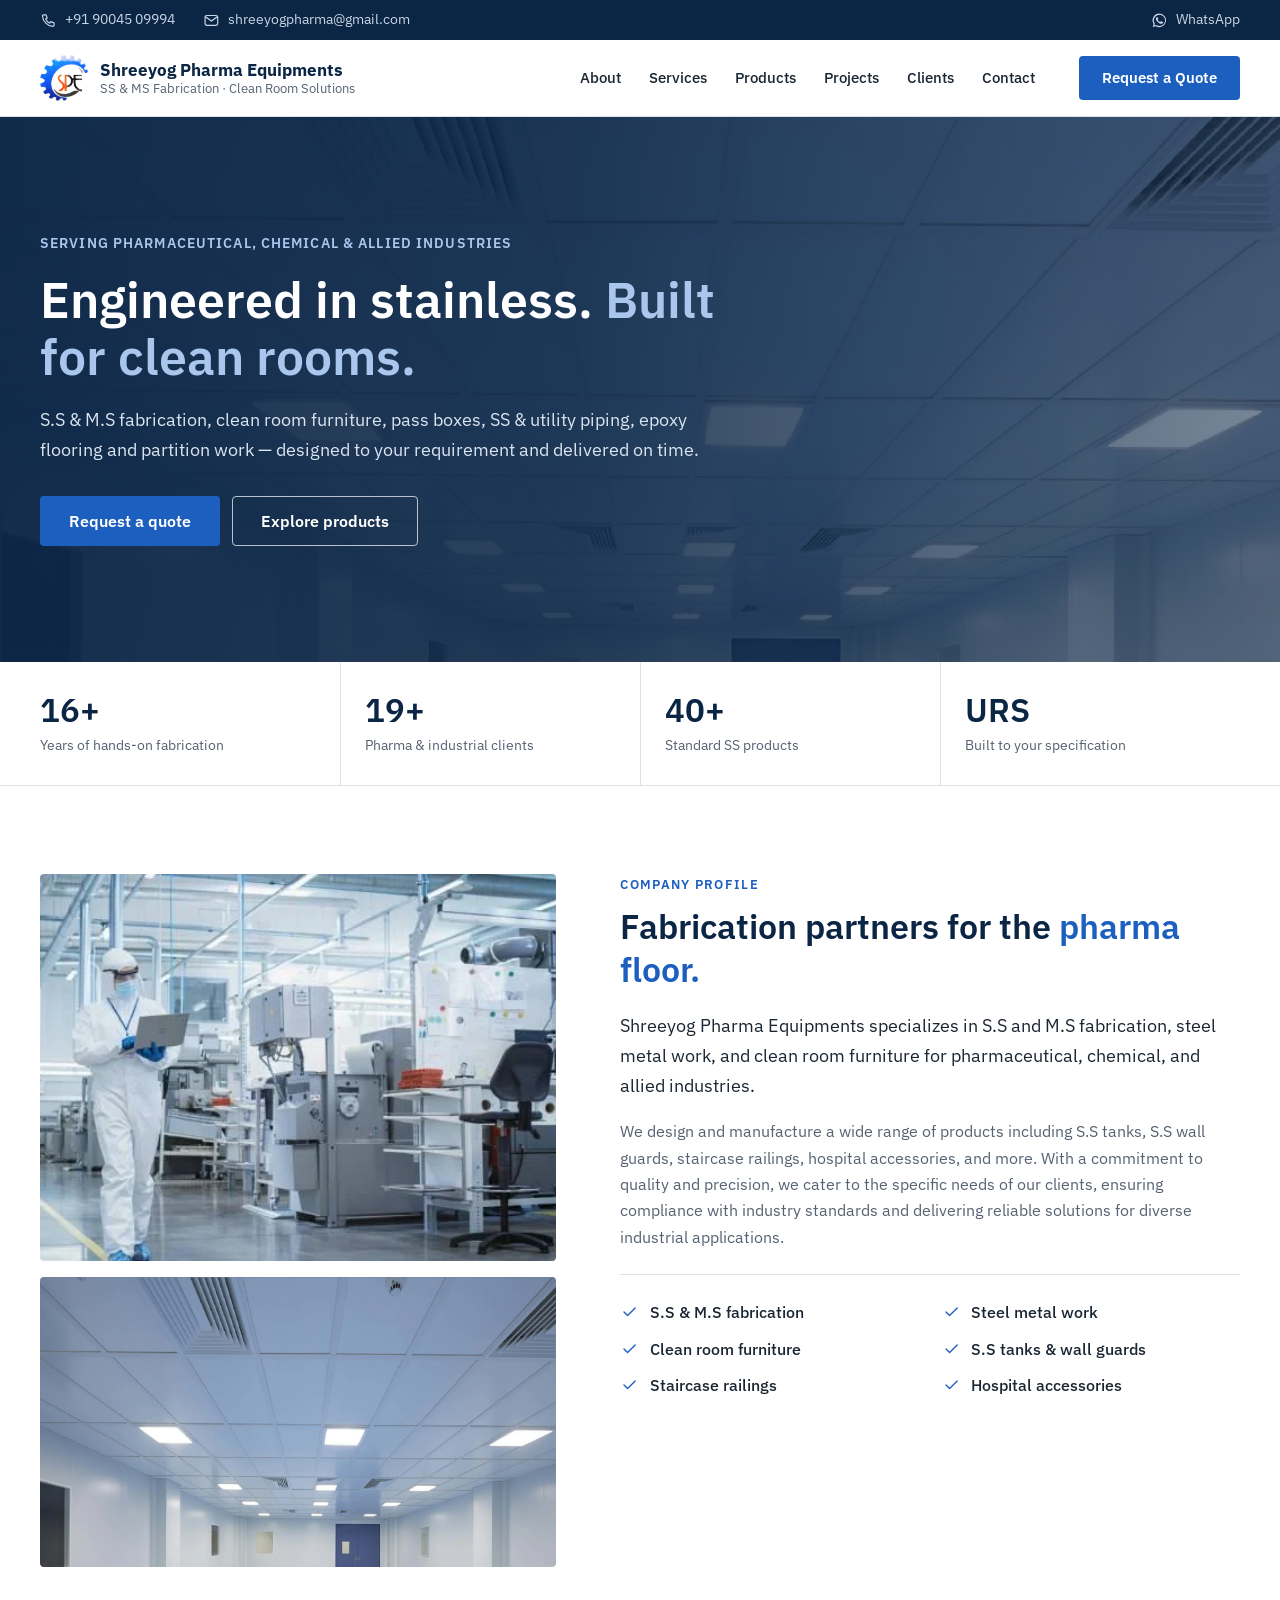
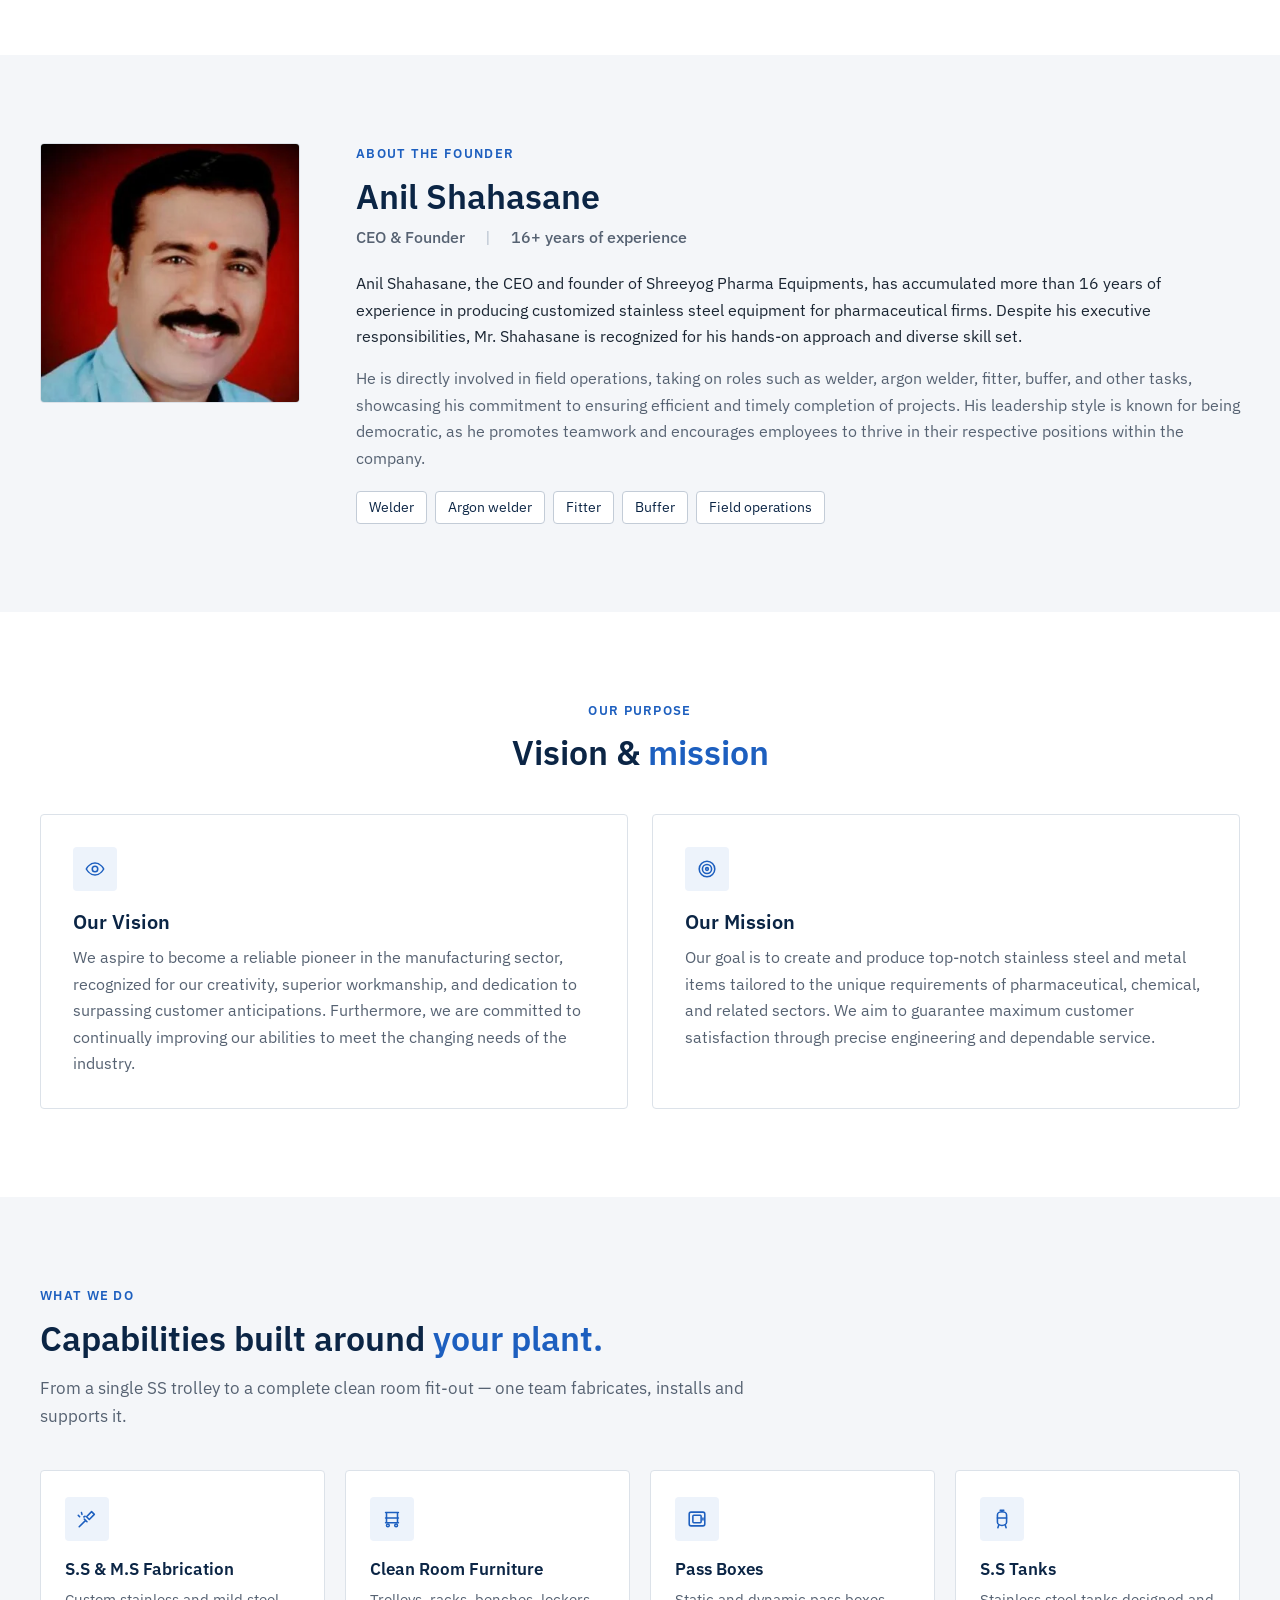
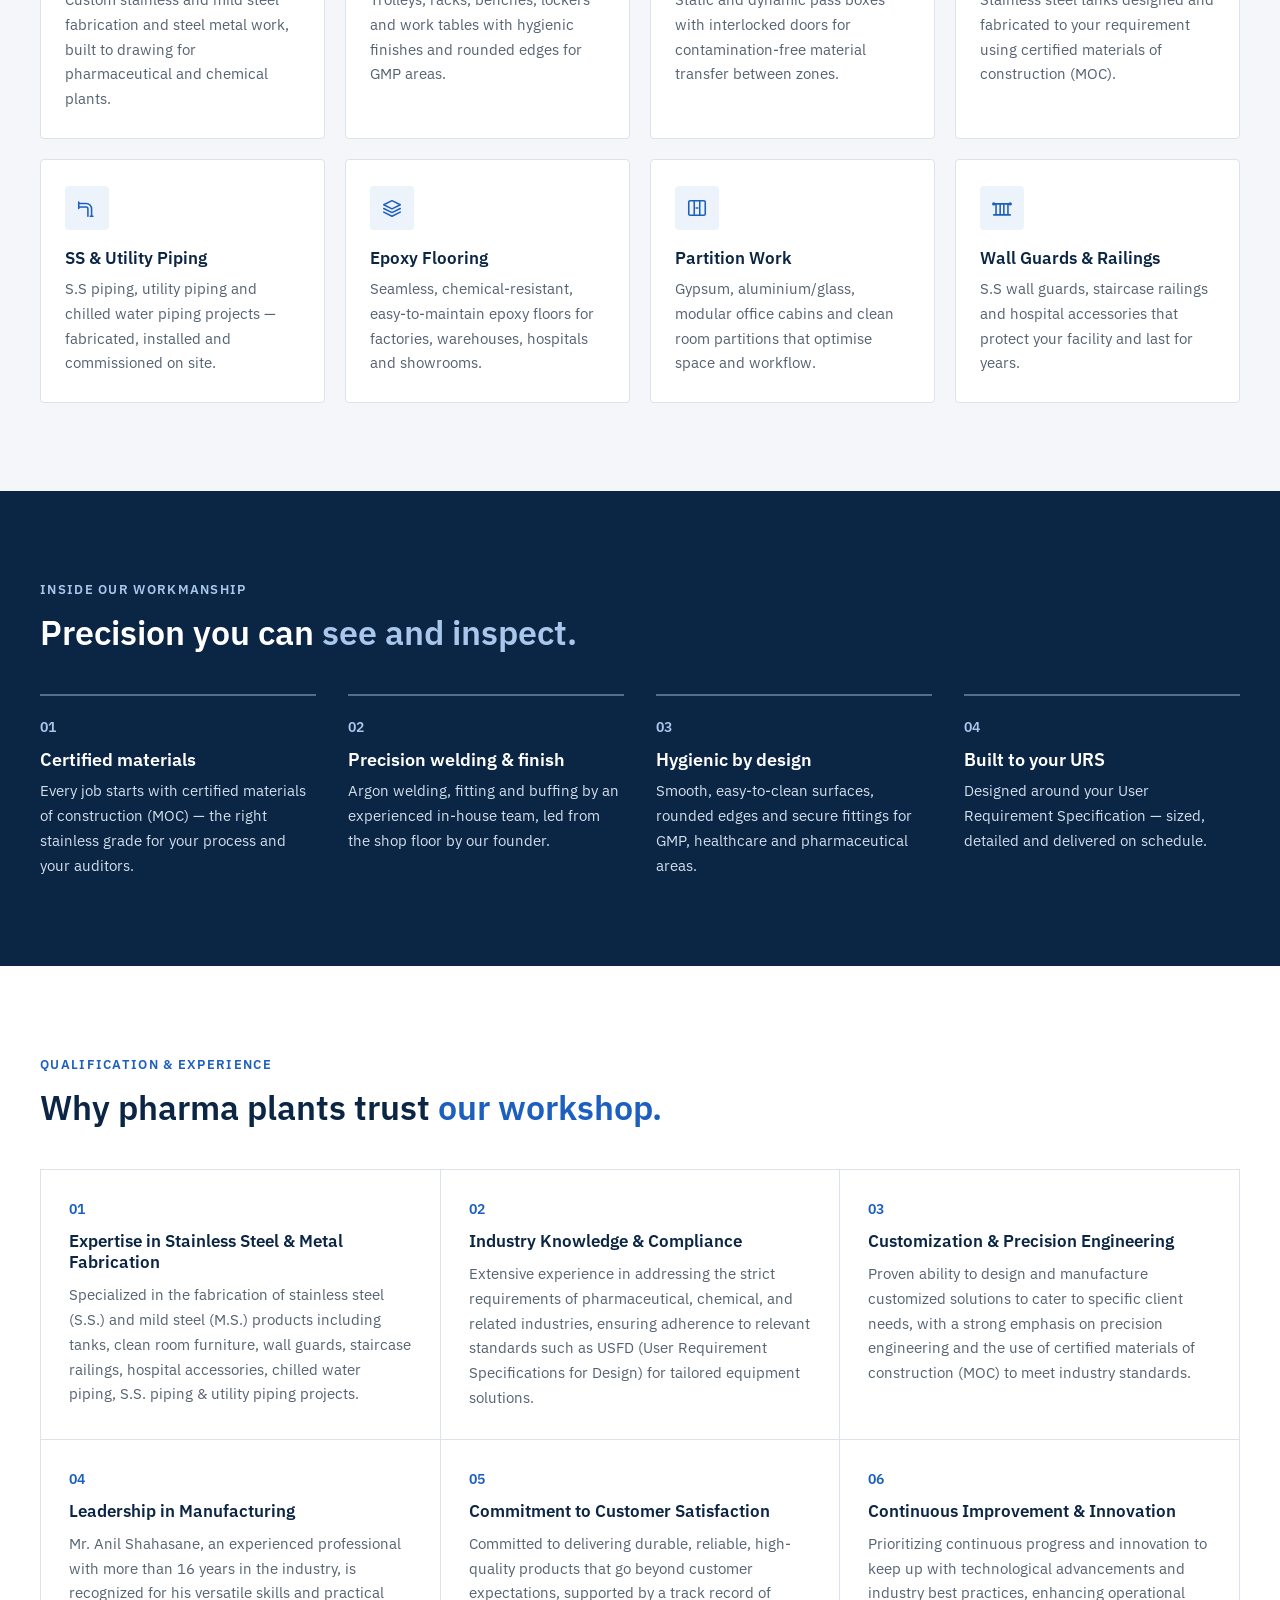
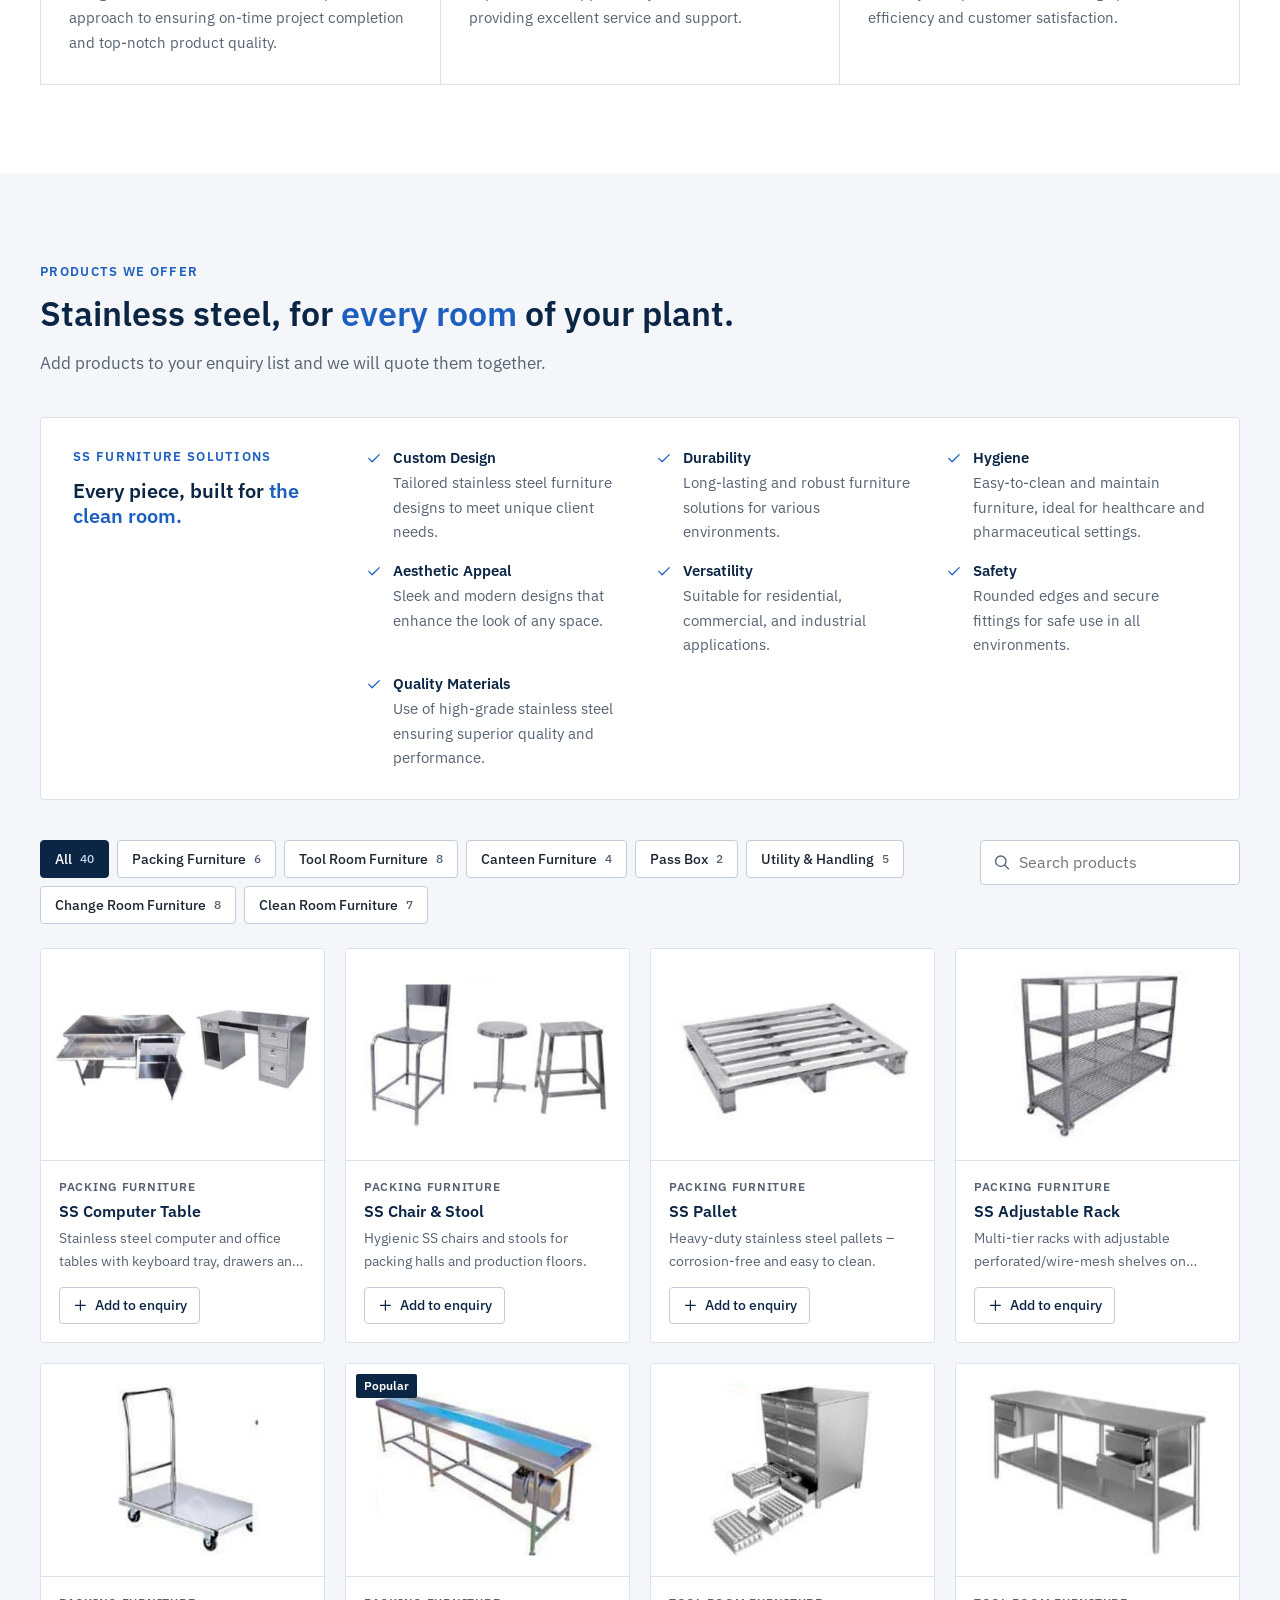
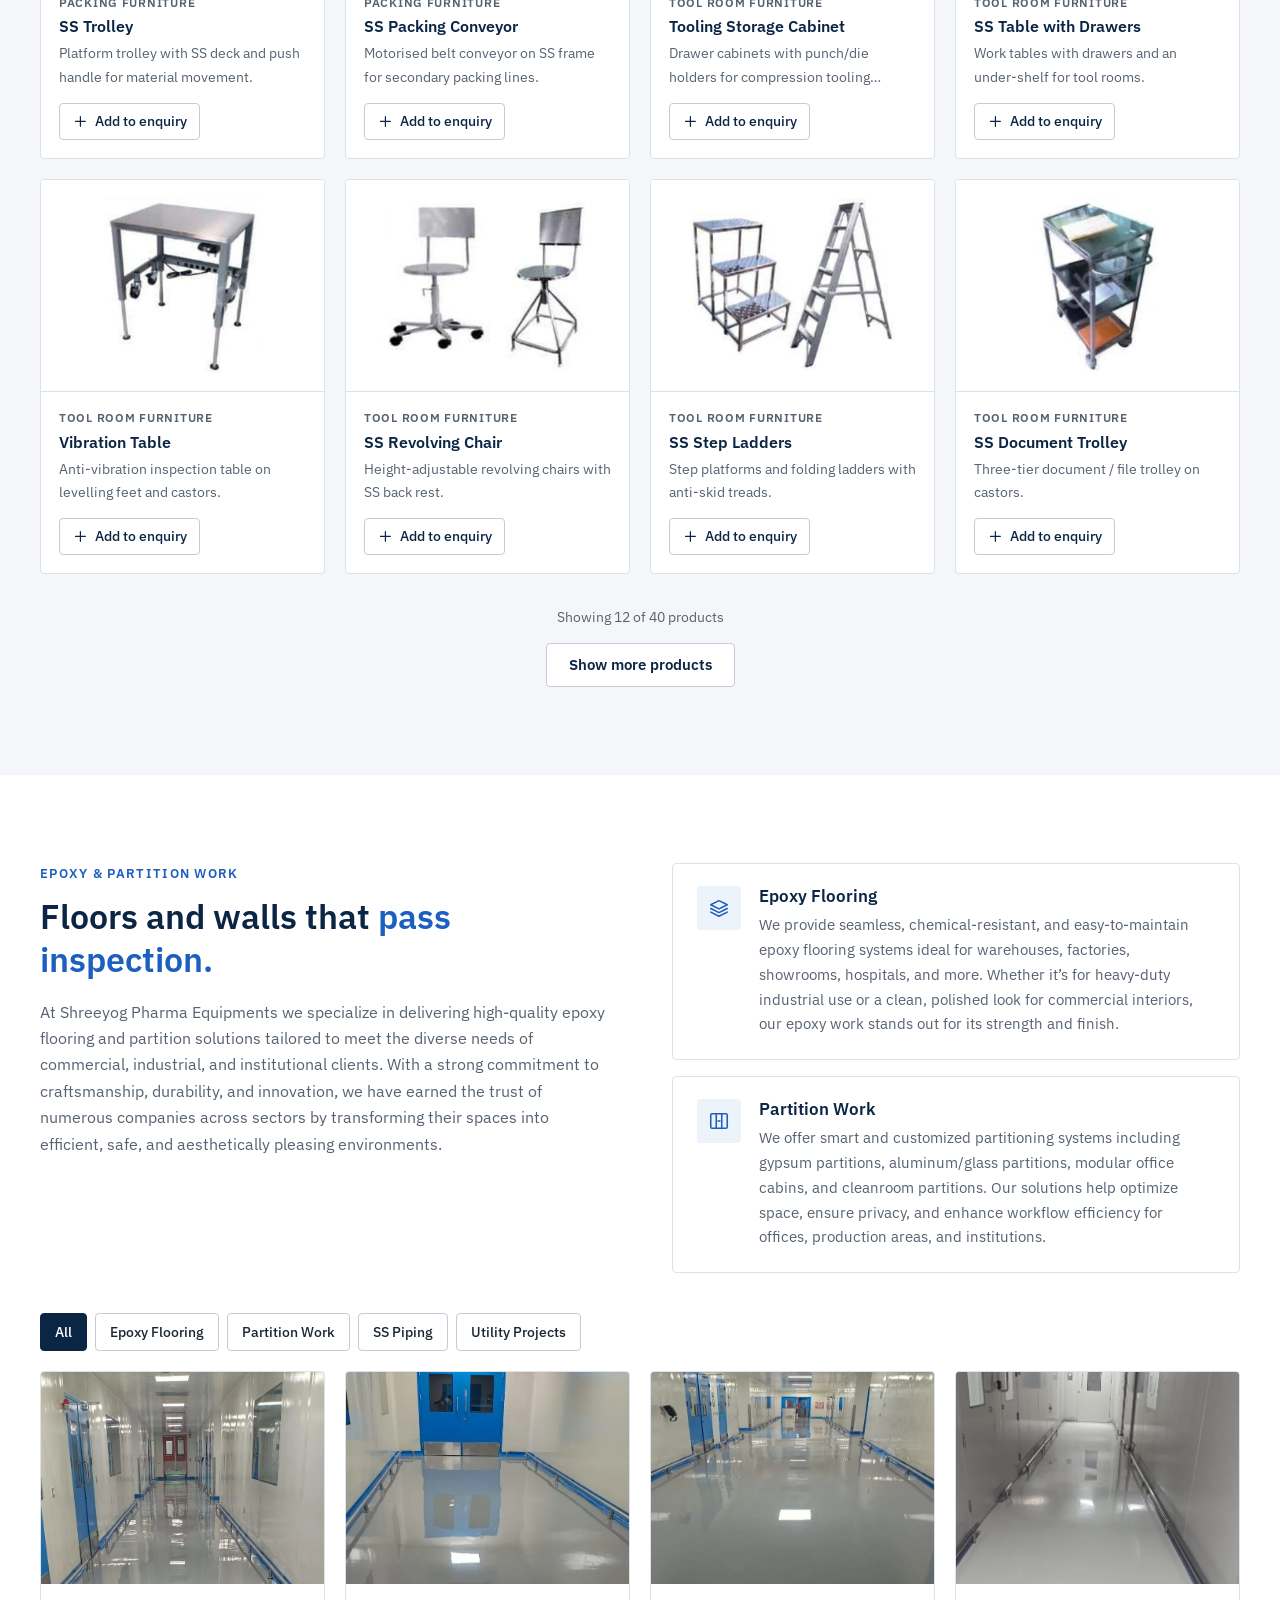
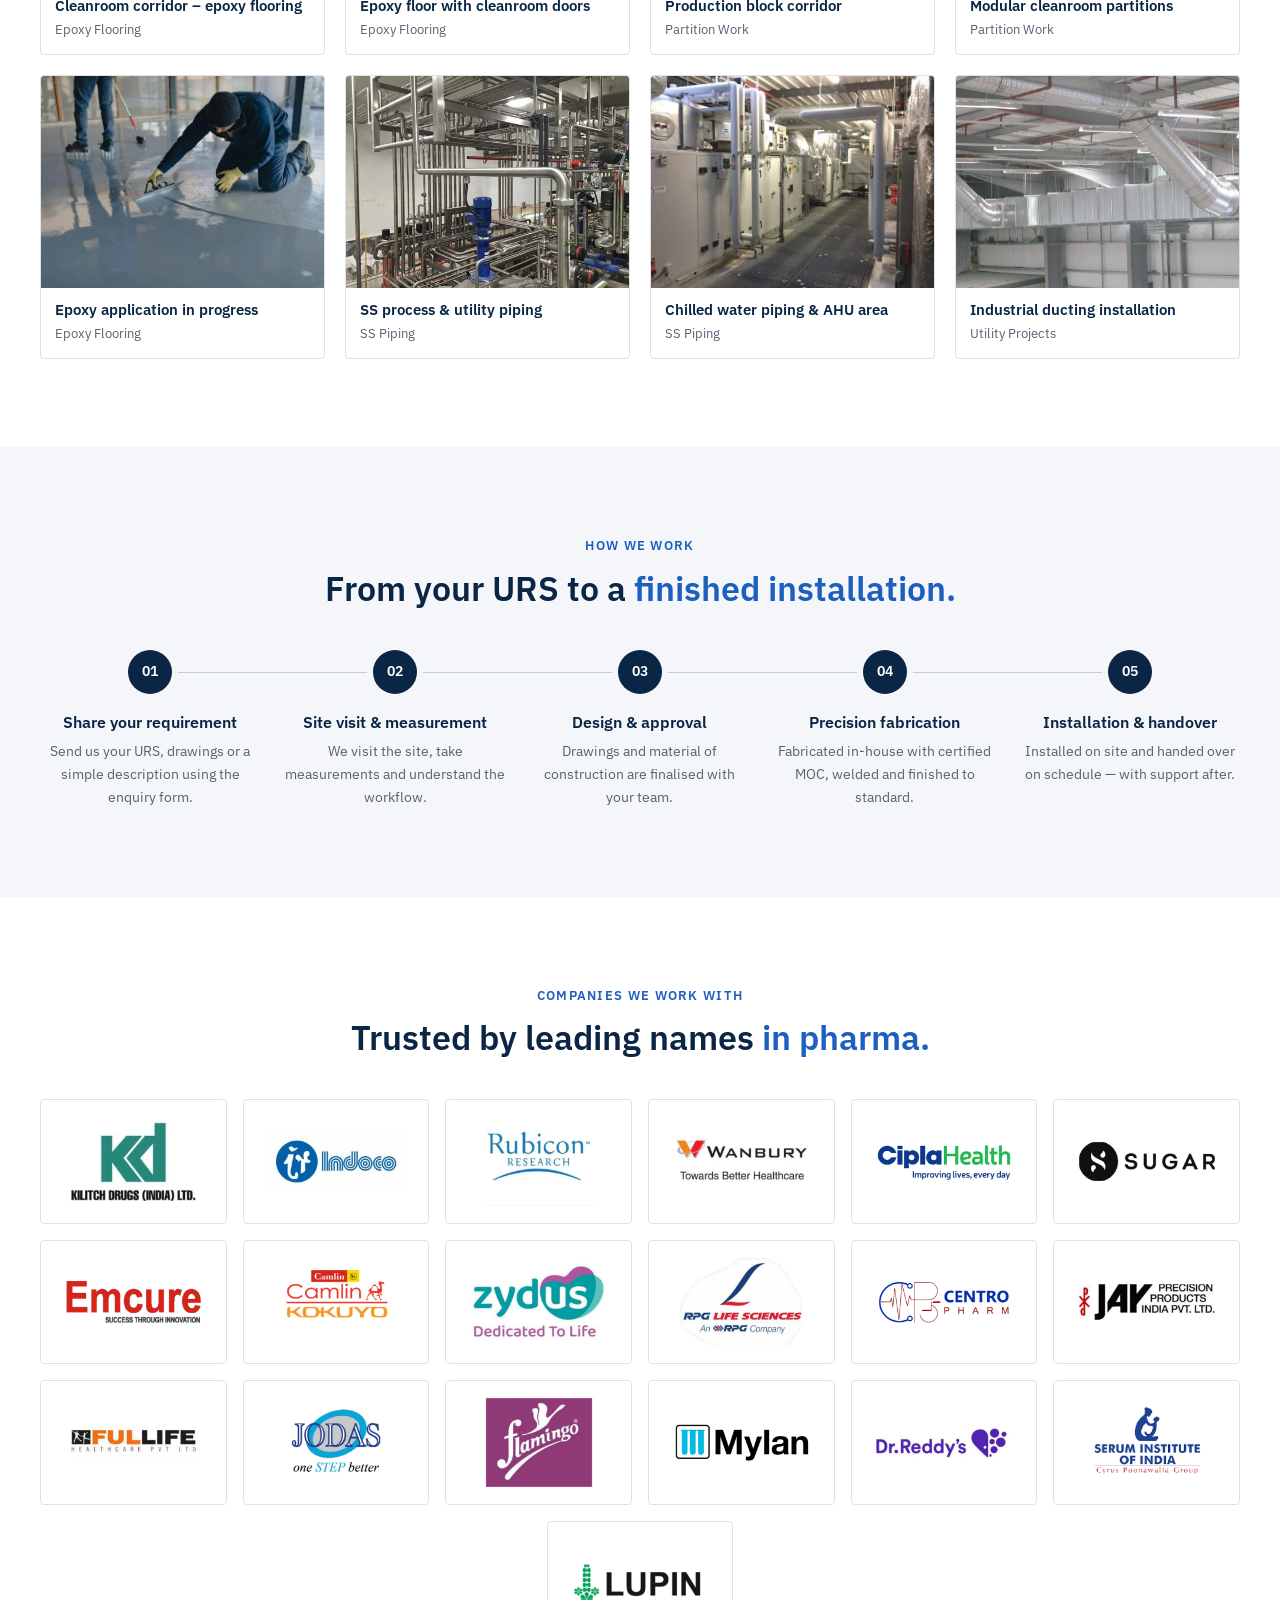
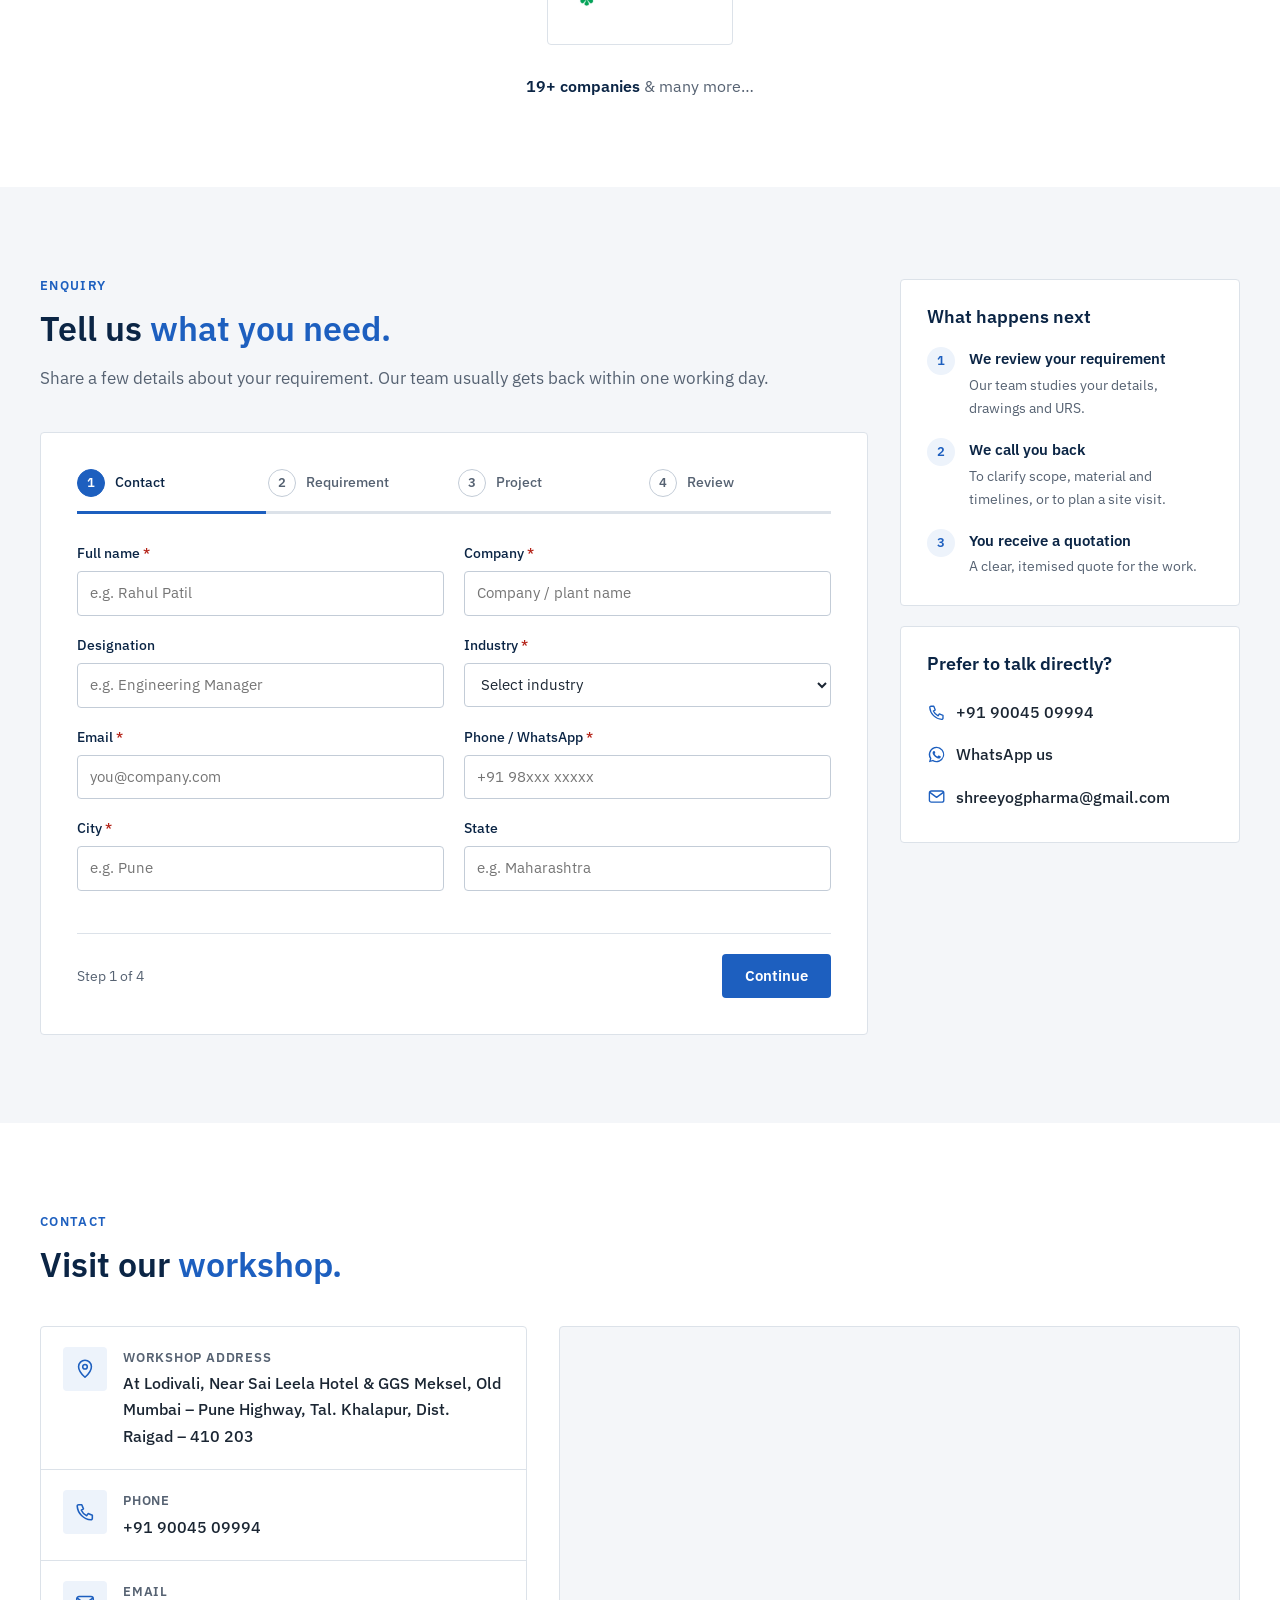
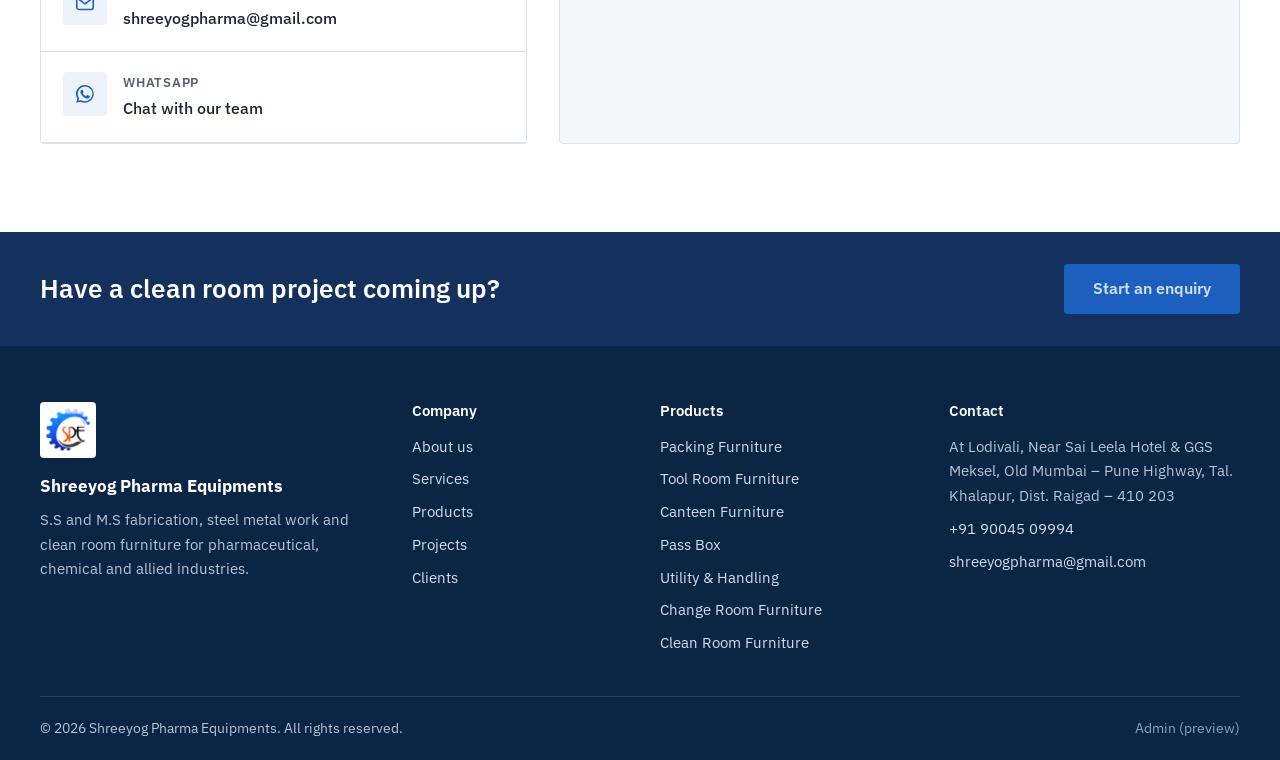
<file: index.html>
<!doctype html>
<html lang="en">
<head>
  <meta charset="utf-8">
  <meta name="viewport" content="width=device-width, initial-scale=1">
  <title>Shreeyog Pharma Equipments | SS Fabrication, Clean Room Furniture &amp; Pass Boxes</title>
  <meta name="description" content="Shreeyog Pharma Equipments, Khalapur (Raigad): S.S &amp; M.S fabrication, clean room furniture, pass boxes, SS tanks, SS &amp; utility piping, epoxy flooring and partition work for pharmaceutical and chemical industries.">
  <meta name="theme-color" content="#0b2545">
  <meta property="og:type" content="website">
  <meta property="og:title" content="{{SEO_TITLE}}">
  <meta property="og:description" content="Shreeyog Pharma Equipments, Khalapur (Raigad): S.S &amp; M.S fabrication, clean room furniture, pass boxes, SS tanks, SS &amp; utility piping, epoxy flooring and partition work for pharmaceutical and chemical industries.">
  <meta property="og:image" content="assets/img/cleanroom.webp">
  <link rel="icon" href="assets/img/logo.png">
  <link rel="preconnect" href="https://fonts.googleapis.com">
  <link rel="preconnect" href="https://fonts.gstatic.com" crossorigin>
  <link rel="stylesheet" href="https://fonts.googleapis.com/css2?family=IBM+Plex+Sans:wght@400;500;600;700&display=swap">
  <link rel="stylesheet" href="css/style.css?v=2">
  <script id="site-data" type="application/json">{"demo":true,"content":{"brand":{"name":"Shreeyog Pharma Equipments","short":"SPE","tagline":"SS & MS Fabrication · Clean Room Solutions","logo":"assets/img/logo.png","footerText":"S.S and M.S fabrication, steel metal work and clean room furniture for pharmaceutical, chemical and allied industries."},"hero":{"eyebrow":"Serving pharmaceutical, chemical & allied industries","title":"Engineered in stainless. *Built for clean rooms.*","subtitle":"S.S & M.S fabrication, clean room furniture, pass boxes, SS & utility piping, epoxy flooring and partition work — designed to your requirement and delivered on time.","ctaPrimary":"Request a quote","ctaSecondary":"Explore products","stats":[{"value":"16","suffix":"+","label":"Years of hands-on fabrication"},{"value":"19","suffix":"+","label":"Pharma & industrial clients"},{"value":"40","suffix":"+","label":"Standard SS products"},{"value":"URS","suffix":"","label":"Built to your specification"}]},"about":{"eyebrow":"Company profile","title":"Fabrication partners for the *pharma floor.*","statement":"Shreeyog Pharma Equipments specializes in S.S and M.S fabrication, steel metal work, and clean room furniture for pharmaceutical, chemical, and allied industries.","body":"We design and manufacture a wide range of products including S.S tanks, S.S wall guards, staircase railings, hospital accessories, and more. With a commitment to quality and precision, we cater to the specific needs of our clients, ensuring compliance with industry standards and delivering reliable solutions for diverse industrial applications.","points":["S.S & M.S fabrication","Steel metal work","Clean room furniture","S.S tanks & wall guards","Staircase railings","Hospital accessories"],"image":"assets/img/lab.webp","image2":"assets/img/cleanroom.webp"},"founder":{"eyebrow":"About the founder","name":"Anil Shahasane","role":"CEO & Founder","photo":"assets/img/founder.webp","bio":"Anil Shahasane, the CEO and founder of Shreeyog Pharma Equipments, has accumulated more than 16 years of experience in producing customized stainless steel equipment for pharmaceutical firms. Despite his executive responsibilities, Mr. Shahasane is recognized for his hands-on approach and diverse skill set.","bio2":"He is directly involved in field operations, taking on roles such as welder, argon welder, fitter, buffer, and other tasks, showcasing his commitment to ensuring efficient and timely completion of projects. His leadership style is known for being democratic, as he promotes teamwork and encourages employees to thrive in their respective positions within the company.","skills":["Welder","Argon welder","Fitter","Buffer","Field operations"],"years":"16+"},"mission":{"eyebrow":"Our purpose","title":"Vision & *mission*","mission":"Our goal is to create and produce top-notch stainless steel and metal items tailored to the unique requirements of pharmaceutical, chemical, and related sectors. We aim to guarantee maximum customer satisfaction through precise engineering and dependable service.","vision":"We aspire to become a reliable pioneer in the manufacturing sector, recognized for our creativity, superior workmanship, and dedication to surpassing customer anticipations. Furthermore, we are committed to continually improving our abilities to meet the changing needs of the industry."},"showcase":{"eyebrow":"Inside our workmanship","title":"Precision you can *see and inspect.*","steps":[{"title":"Certified materials","text":"Every job starts with certified materials of construction (MOC) — the right stainless grade for your process and your auditors."},{"title":"Precision welding & finish","text":"Argon welding, fitting and buffing by an experienced in-house team, led from the shop floor by our founder."},{"title":"Hygienic by design","text":"Smooth, easy-to-clean surfaces, rounded edges and secure fittings for GMP, healthcare and pharmaceutical areas."},{"title":"Built to your URS","text":"Designed around your User Requirement Specification — sized, detailed and delivered on schedule."}]},"services":{"eyebrow":"What we do","title":"Capabilities built around *your plant.*","subtitle":"From a single SS trolley to a complete clean room fit-out — one team fabricates, installs and supports it.","items":[{"icon":"fabrication","title":"S.S & M.S Fabrication","text":"Custom stainless and mild steel fabrication and steel metal work, built to drawing for pharmaceutical and chemical plants."},{"icon":"cleanroom","title":"Clean Room Furniture","text":"Trolleys, racks, benches, lockers and work tables with hygienic finishes and rounded edges for GMP areas."},{"icon":"passbox","title":"Pass Boxes","text":"Static and dynamic pass boxes with interlocked doors for contamination-free material transfer between zones."},{"icon":"tank","title":"S.S Tanks","text":"Stainless steel tanks designed and fabricated to your requirement using certified materials of construction (MOC)."},{"icon":"piping","title":"SS & Utility Piping","text":"S.S piping, utility piping and chilled water piping projects — fabricated, installed and commissioned on site."},{"icon":"epoxy","title":"Epoxy Flooring","text":"Seamless, chemical-resistant, easy-to-maintain epoxy floors for factories, warehouses, hospitals and showrooms."},{"icon":"partition","title":"Partition Work","text":"Gypsum, aluminium/glass, modular office cabins and clean room partitions that optimise space and workflow."},{"icon":"railing","title":"Wall Guards & Railings","text":"S.S wall guards, staircase railings and hospital accessories that protect your facility and last for years."}]},"expertise":{"eyebrow":"Qualification & experience","title":"Why pharma plants trust *our workshop.*","items":[{"title":"Expertise in Stainless Steel & Metal Fabrication","text":"Specialized in the fabrication of stainless steel (S.S.) and mild steel (M.S.) products including tanks, clean room furniture, wall guards, staircase railings, hospital accessories, chilled water piping, S.S. piping & utility piping projects."},{"title":"Industry Knowledge & Compliance","text":"Extensive experience in addressing the strict requirements of pharmaceutical, chemical, and related industries, ensuring adherence to relevant standards such as USFD (User Requirement Specifications for Design) for tailored equipment solutions."},{"title":"Customization & Precision Engineering","text":"Proven ability to design and manufacture customized solutions to cater to specific client needs, with a strong emphasis on precision engineering and the use of certified materials of construction (MOC) to meet industry standards."},{"title":"Leadership in Manufacturing","text":"Mr. Anil Shahasane, an experienced professional with more than 16 years in the industry, is recognized for his versatile skills and practical approach to ensuring on-time project completion and top-notch product quality."},{"title":"Commitment to Customer Satisfaction","text":"Committed to delivering durable, reliable, high-quality products that go beyond customer expectations, supported by a track record of providing excellent service and support."},{"title":"Continuous Improvement & Innovation","text":"Prioritizing continuous progress and innovation to keep up with technological advancements and industry best practices, enhancing operational efficiency and customer satisfaction."}]},"furniture":{"eyebrow":"SS furniture solutions","title":"Every piece, built for *the clean room.*","items":[{"title":"Custom Design","text":"Tailored stainless steel furniture designs to meet unique client needs."},{"title":"Durability","text":"Long-lasting and robust furniture solutions for various environments."},{"title":"Hygiene","text":"Easy-to-clean and maintain furniture, ideal for healthcare and pharmaceutical settings."},{"title":"Aesthetic Appeal","text":"Sleek and modern designs that enhance the look of any space."},{"title":"Versatility","text":"Suitable for residential, commercial, and industrial applications."},{"title":"Safety","text":"Rounded edges and secure fittings for safe use in all environments."},{"title":"Quality Materials","text":"Use of high-grade stainless steel ensuring superior quality and performance."}]},"products":{"eyebrow":"Products we offer","title":"Stainless steel, for *every room* of your plant.","subtitle":"Add products to your enquiry list and we will quote them together."},"projects":{"eyebrow":"Epoxy & partition work","title":"Floors and walls that *pass inspection.*","body":"At Shreeyog Pharma Equipments we specialize in delivering high-quality epoxy flooring and partition solutions tailored to meet the diverse needs of commercial, industrial, and institutional clients. With a strong commitment to craftsmanship, durability, and innovation, we have earned the trust of numerous companies across sectors by transforming their spaces into efficient, safe, and aesthetically pleasing environments.","epoxy":"We provide seamless, chemical-resistant, and easy-to-maintain epoxy flooring systems ideal for warehouses, factories, showrooms, hospitals, and more. Whether it’s for heavy-duty industrial use or a clean, polished look for commercial interiors, our epoxy work stands out for its strength and finish.","partition":"We offer smart and customized partitioning systems including gypsum partitions, aluminum/glass partitions, modular office cabins, and cleanroom partitions. Our solutions help optimize space, ensure privacy, and enhance workflow efficiency for offices, production areas, and institutions."},"process":{"eyebrow":"How we work","title":"From your URS to a *finished installation.*","steps":[{"title":"Share your requirement","text":"Send us your URS, drawings or a simple description using the enquiry form."},{"title":"Site visit & measurement","text":"We visit the site, take measurements and understand the workflow."},{"title":"Design & approval","text":"Drawings and material of construction are finalised with your team."},{"title":"Precision fabrication","text":"Fabricated in-house with certified MOC, welded and finished to standard."},{"title":"Installation & handover","text":"Installed on site and handed over on schedule — with support after."}]},"clients":{"eyebrow":"Companies we work with","title":"Trusted by leading names *in pharma.*","note":"& many more…"},"enquiry":{"eyebrow":"Enquiry","title":"Tell us *what you need.*","subtitle":"Share a few details about your requirement. Our team usually gets back within one working day.","successTitle":"Enquiry received","successText":"Thank you! Our team will review your requirement and contact you shortly.","industries":["Pharmaceutical","Chemical","Biotech / Vaccines","Hospital / Healthcare","Food & Beverage","Cosmetics","Engineering / Manufacturing","Other"],"requirementTypes":["New project","Expansion of existing facility","Replacement / upgrade","Repair / modification"],"materials":["SS 304","SS 316","SS 316L","M.S (Mild Steel)","Not sure – please advise"],"timelines":["Immediately","Within 1 month","1 – 3 months","3 – 6 months","Just exploring"],"budgets":["Below ₹1 Lakh","₹1 – 5 Lakh","₹5 – 20 Lakh","₹20 Lakh +","Prefer not to say"],"sources":["Google search","Referral","Existing client","Trade exhibition","Social media","Other"]},"contact":{"eyebrow":"Contact","title":"Visit our *workshop.*","address":"At Lodivali, Near Sai Leela Hotel & GGS Meksel, Old Mumbai – Pune Highway, Tal. Khalapur, Dist. Raigad – 410 203","phone":"+91 90045 09994","email":"shreeyogpharma@gmail.com","whatsapp":"919004509994","hours":"","mapQuery":"Lodivali, Khalapur, Raigad, Maharashtra 410203"},"seo":{"title":"Shreeyog Pharma Equipments | SS Fabrication, Clean Room Furniture & Pass Boxes","description":"Shreeyog Pharma Equipments, Khalapur (Raigad): S.S & M.S fabrication, clean room furniture, pass boxes, SS tanks, SS & utility piping, epoxy flooring and partition work for pharmaceutical and chemical industries."}},"products":[{"id":1,"name":"SS Computer Table","category":"Packing Furniture","description":"Stainless steel computer and office tables with keyboard tray, drawers and lockable storage.","image":"assets/products/ss-computer-table.webp","featured":0},{"id":2,"name":"SS Chair & Stool","category":"Packing Furniture","description":"Hygienic SS chairs and stools for packing halls and production floors.","image":"assets/products/ss-chair-stool.webp","featured":0},{"id":3,"name":"SS Pallet","category":"Packing Furniture","description":"Heavy-duty stainless steel pallets – corrosion-free and easy to clean.","image":"assets/products/ss-pallet.webp","featured":0},{"id":4,"name":"SS Adjustable Rack","category":"Packing Furniture","description":"Multi-tier racks with adjustable perforated/wire-mesh shelves on castors.","image":"assets/products/ss-adjustable-rack.webp","featured":0},{"id":5,"name":"SS Trolley","category":"Packing Furniture","description":"Platform trolley with SS deck and push handle for material movement.","image":"assets/products/ss-trolley.webp","featured":0},{"id":6,"name":"SS Packing Conveyor","category":"Packing Furniture","description":"Motorised belt conveyor on SS frame for secondary packing lines.","image":"assets/products/ss-packing-conveyor.webp","featured":1},{"id":7,"name":"Tooling Storage Cabinet","category":"Tool Room Furniture","description":"Drawer cabinets with punch/die holders for compression tooling storage.","image":"assets/products/tooling-storage-cabinet.webp","featured":0},{"id":8,"name":"SS Table with Drawers","category":"Tool Room Furniture","description":"Work tables with drawers and an under-shelf for tool rooms.","image":"assets/products/ss-table-with-drawers.webp","featured":0},{"id":9,"name":"Vibration Table","category":"Tool Room Furniture","description":"Anti-vibration inspection table on levelling feet and castors.","image":"assets/products/vibration-table.webp","featured":0},{"id":10,"name":"SS Revolving Chair","category":"Tool Room Furniture","description":"Height-adjustable revolving chairs with SS back rest.","image":"assets/products/ss-revolving-chair.webp","featured":0},{"id":11,"name":"SS Step Ladders","category":"Tool Room Furniture","description":"Step platforms and folding ladders with anti-skid treads.","image":"assets/products/ss-step-ladders.webp","featured":0},{"id":12,"name":"SS Document Trolley","category":"Tool Room Furniture","description":"Three-tier document / file trolley on castors.","image":"assets/products/ss-document-trolley.webp","featured":0},{"id":13,"name":"SS Tool Box","category":"Tool Room Furniture","description":"Cantilever stainless steel tool boxes.","image":"assets/products/ss-tool-box.webp","featured":0},{"id":14,"name":"P & D Moving Trolley","category":"Tool Room Furniture","description":"Punch & die moving trolleys with slotted tooling trays.","image":"assets/products/p-d-moving-trolley.webp","featured":0},{"id":15,"name":"SS Canteen Table (6 Seater)","category":"Canteen Furniture","description":"Six-seater canteen table with attached swing-out stools.","image":"assets/products/ss-canteen-table-6-seater.webp","featured":1},{"id":16,"name":"SS Sink Table","category":"Canteen Furniture","description":"Single-bowl sink table with drain board and under-shelf.","image":"assets/products/ss-sink-table.webp","featured":0},{"id":17,"name":"SS Chair","category":"Canteen Furniture","description":"Polished stainless steel dining chair.","image":"assets/products/ss-chair.webp","featured":0},{"id":18,"name":"SS Simple Table","category":"Canteen Furniture","description":"Plain SS table for canteens and utility areas.","image":"assets/products/ss-simple-table.webp","featured":0},{"id":19,"name":"Static Pass Box","category":"Pass Box","description":"Static pass boxes with interlocked doors and toughened glass view panels for material transfer between clean zones.","image":"assets/products/static-pass-box.webp","featured":1},{"id":20,"name":"Dynamic Pass Box","category":"Pass Box","description":"Pass box with control panel for transfers requiring active air cleaning.","image":"assets/products/dynamic-pass-box.webp","featured":0},{"id":21,"name":"SS Hand Pallet Truck","category":"Utility & Handling","description":"Stainless steel hand pallet truck for wash-down areas.","image":"assets/products/ss-hand-pallet-truck.webp","featured":0},{"id":22,"name":"SS Bag Holder Trolley","category":"Utility & Handling","description":"Garbage / polybag holder trolley on castors.","image":"assets/products/ss-bag-holder-trolley.webp","featured":0},{"id":23,"name":"SS Scoops & Samplers","category":"Utility & Handling","description":"Scoops, measuring scoops and sampling rods in SS 316.","image":"assets/products/ss-scoops-samplers.webp","featured":0},{"id":24,"name":"SS Bucket","category":"Utility & Handling","description":"Stainless steel bucket with handle.","image":"assets/products/ss-bucket.webp","featured":0},{"id":25,"name":"SS Oil Can, Jugs, Mugs & Bins","category":"Utility & Handling","description":"Oil cans, measuring mugs, jugs, perforated bins and pedal dustbins.","image":"assets/products/ss-oil-can-jugs-mugs-bins.webp","featured":0},{"id":26,"name":"SS Swing Over Bench","category":"Change Room Furniture","description":"Cross-over / swing-over benches for change rooms.","image":"assets/products/ss-swing-over-bench.webp","featured":0},{"id":27,"name":"SS Lockers (Multi-door)","category":"Change Room Furniture","description":"Multi-compartment SS lockers for personal belongings.","image":"assets/products/ss-lockers-multi-door.webp","featured":1},{"id":28,"name":"SS Lockers (Column)","category":"Change Room Furniture","description":"Tall column lockers in stainless steel.","image":"assets/products/ss-lockers-column.webp","featured":0},{"id":29,"name":"SS Mirror Frame","category":"Change Room Furniture","description":"Mirror with SS frame and shelf for gowning areas.","image":"assets/products/ss-mirror-frame.webp","featured":0},{"id":30,"name":"SS I.P.A Stand","category":"Change Room Furniture","description":"Wall-mounted IPA / sanitiser bottle stands.","image":"assets/products/ss-i-p-a-stand.webp","featured":0},{"id":31,"name":"SS S.O.P Stand","category":"Change Room Furniture","description":"Multi-pocket SOP display stands.","image":"assets/products/ss-s-o-p-stand.webp","featured":0},{"id":32,"name":"SS Garment Bin / Trolley","category":"Change Room Furniture","description":"Garment collection bins and trolleys.","image":"assets/products/ss-garment-bin-trolley.webp","featured":0},{"id":33,"name":"SS Dust Bin","category":"Change Room Furniture","description":"Pedal-operated SS dust bin.","image":"assets/products/ss-dust-bin.webp","featured":0},{"id":34,"name":"SS Trolley (All Types)","category":"Clean Room Furniture","description":"Instrument and material trolleys in all sizes and tier configurations.","image":"assets/products/ss-trolley-all-types.webp","featured":1},{"id":35,"name":"SS Rack","category":"Clean Room Furniture","description":"Open multi-tier racks for clean room storage.","image":"assets/products/ss-rack.webp","featured":0},{"id":36,"name":"SS Cage Rack","category":"Clean Room Furniture","description":"Mesh cage racks with doors for secure storage.","image":"assets/products/ss-cage-rack.webp","featured":0},{"id":37,"name":"SS Mopping Trolley","category":"Clean Room Furniture","description":"Two/three-bucket mopping trolley with wringer.","image":"assets/products/ss-mopping-trolley.webp","featured":0},{"id":38,"name":"SS Sink Table (Clean Room)","category":"Clean Room Furniture","description":"Sink table with splash back and under-shelf.","image":"assets/products/ss-sink-table-clean-room.webp","featured":0},{"id":39,"name":"SS Working Table","category":"Clean Room Furniture","description":"Work table with drawer unit and under-shelf.","image":"assets/products/ss-working-table.webp","featured":1},{"id":40,"name":"SS Ladder","category":"Clean Room Furniture","description":"Mobile platform ladder with handrails.","image":"assets/products/ss-ladder.webp","featured":0}],"clients":[{"id":1,"name":"Kilitch Drugs (India) Ltd.","logo":"assets/clients/kilitch-drugs-india-ltd.webp","website":null},{"id":2,"name":"Indoco Remedies","logo":"assets/clients/indoco-remedies.webp","website":null},{"id":3,"name":"Rubicon Research","logo":"assets/clients/rubicon-research.webp","website":null},{"id":4,"name":"Wanbury","logo":"assets/clients/wanbury.webp","website":null},{"id":5,"name":"Cipla Health","logo":"assets/clients/cipla-health.webp","website":null},{"id":6,"name":"SUGAR Cosmetics","logo":"assets/clients/sugar-cosmetics.webp","website":null},{"id":7,"name":"Emcure","logo":"assets/clients/emcure.webp","website":null},{"id":8,"name":"Camlin Kokuyo","logo":"assets/clients/camlin-kokuyo.webp","website":null},{"id":9,"name":"Zydus","logo":"assets/clients/zydus.webp","website":null},{"id":10,"name":"RPG Life Sciences","logo":"assets/clients/rpg-life-sciences.webp","website":null},{"id":11,"name":"Centro Pharm","logo":"assets/clients/centro-pharm.webp","website":null},{"id":12,"name":"Jay Precision Products","logo":"assets/clients/jay-precision-products.webp","website":null},{"id":13,"name":"Fullife Healthcare","logo":"assets/clients/fullife-healthcare.webp","website":null},{"id":14,"name":"Jodas Expoim","logo":"assets/clients/jodas-expoim.webp","website":null},{"id":15,"name":"Flamingo Pharmaceuticals","logo":"assets/clients/flamingo-pharmaceuticals.webp","website":null},{"id":16,"name":"Mylan","logo":"assets/clients/mylan.webp","website":null},{"id":17,"name":"Dr. Reddy's","logo":"assets/clients/dr-reddy-s.webp","website":null},{"id":18,"name":"Serum Institute of India","logo":"assets/clients/serum-institute-of-india.webp","website":null},{"id":19,"name":"Lupin","logo":"assets/clients/lupin.webp","website":null}],"gallery":[{"id":1,"title":"Cleanroom corridor – epoxy flooring","category":"Epoxy Flooring","caption":"Seamless self-levelling epoxy with SS wall guards along a production corridor.","image":"assets/gallery/project-1.webp"},{"id":2,"title":"Epoxy floor with cleanroom doors","category":"Epoxy Flooring","caption":"High-gloss, chemical-resistant finish outside a double-leaf cleanroom door.","image":"assets/gallery/project-2.webp"},{"id":3,"title":"Production block corridor","category":"Partition Work","caption":"Cleanroom partitions, view panels and continuous SS wall protection.","image":"assets/gallery/project-3.webp"},{"id":4,"title":"Modular cleanroom partitions","category":"Partition Work","caption":"Flush modular partition panels with integrated doors and epoxy flooring.","image":"assets/gallery/project-4.webp"},{"id":5,"title":"Epoxy application in progress","category":"Epoxy Flooring","caption":"Our team laying a seamless epoxy coat on site.","image":"assets/gallery/project-5.webp"},{"id":6,"title":"SS process & utility piping","category":"SS Piping","caption":"Stainless steel process and utility piping installation.","image":"assets/gallery/project-6.webp"},{"id":7,"title":"Chilled water piping & AHU area","category":"SS Piping","caption":"Insulated chilled-water piping serving air-handling units.","image":"assets/gallery/project-7.webp"},{"id":8,"title":"Industrial ducting installation","category":"Utility Projects","caption":"Spiral and rectangular ducting in an industrial facility.","image":"assets/gallery/project-8.webp"}]}</script>
  <script type="module" src="js/main.js?v=2"></script>
</head>
<body>
  <svg width="0" height="0" style="position:absolute" aria-hidden="true">
    <defs>
      <symbol id="i-arrow" viewBox="0 0 24 24"><path d="M4 12h16M14 6l6 6-6 6"/></symbol>
      <symbol id="i-arrow-up-right" viewBox="0 0 24 24"><path d="M7 17 17 7M8 7h9v9"/></symbol>
      <symbol id="i-plus" viewBox="0 0 24 24"><path d="M12 5v14M5 12h14"/></symbol>
      <symbol id="i-check" viewBox="0 0 24 24"><path d="m5 12.5 4.5 4.5L19 7.5"/></symbol>
      <symbol id="i-close" viewBox="0 0 24 24"><path d="M6 6l12 12M18 6 6 18"/></symbol>
      <symbol id="i-search" viewBox="0 0 24 24"><circle cx="11" cy="11" r="6.5"/><path d="m16 16 4.5 4.5"/></symbol>
      <symbol id="i-chevron-left" viewBox="0 0 24 24"><path d="m15 5-7 7 7 7"/></symbol>
      <symbol id="i-chevron-right" viewBox="0 0 24 24"><path d="m9 5 7 7-7 7"/></symbol>
      <symbol id="i-phone" viewBox="0 0 24 24"><path d="M5 4h3.5l1.8 4.6-2.3 1.5a11 11 0 0 0 5.9 5.9l1.5-2.3L20 15.5V19a1.5 1.5 0 0 1-1.6 1.5C10.6 20 4 13.4 3.5 5.6A1.5 1.5 0 0 1 5 4Z"/></symbol>
      <symbol id="i-mail" viewBox="0 0 24 24"><rect x="3" y="5" width="18" height="14" rx="2.5"/><path d="m4 7 8 6 8-6"/></symbol>
      <symbol id="i-pin" viewBox="0 0 24 24"><path d="M12 21s-7-6.2-7-11.5a7 7 0 1 1 14 0C19 14.8 12 21 12 21Z"/><circle cx="12" cy="9.5" r="2.5"/></symbol>
      <symbol id="i-clock" viewBox="0 0 24 24"><circle cx="12" cy="12" r="8.5"/><path d="M12 7.5V12l3 2"/></symbol>
      <symbol id="i-upload" viewBox="0 0 24 24"><path d="M12 16V4M7 9l5-5 5 5M4 16v2.5A1.5 1.5 0 0 0 5.5 20h13a1.5 1.5 0 0 0 1.5-1.5V16"/></symbol>
      <symbol id="i-file" viewBox="0 0 24 24"><path d="M14 3H7a2 2 0 0 0-2 2v14a2 2 0 0 0 2 2h10a2 2 0 0 0 2-2V8Z"/><path d="M14 3v5h5"/></symbol>
      <symbol id="i-target" viewBox="0 0 24 24"><circle cx="12" cy="12" r="8.5"/><circle cx="12" cy="12" r="5"/><circle cx="12" cy="12" r="1.5"/></symbol>
      <symbol id="i-eye" viewBox="0 0 24 24"><path d="M2.5 12S6 5.5 12 5.5 21.5 12 21.5 12 18 18.5 12 18.5 2.5 12 2.5 12Z"/><circle cx="12" cy="12" r="3"/></symbol>
      <symbol id="i-send" viewBox="0 0 24 24"><path d="M21 3 10 14M21 3l-7 18-4-7-7-4Z"/></symbol>
      <symbol id="i-clipboard" viewBox="0 0 24 24"><rect x="5" y="4.5" width="14" height="16.5" rx="2"/><path d="M9 4.5V3.5A1 1 0 0 1 10 2.5h4a1 1 0 0 1 1 1v1M9 11h6M9 15h4"/></symbol>
      <symbol id="i-grid" viewBox="0 0 24 24"><rect x="4" y="4" width="7" height="7" rx="1.5"/><rect x="13" y="4" width="7" height="7" rx="1.5"/><rect x="4" y="13" width="7" height="7" rx="1.5"/><rect x="13" y="13" width="7" height="7" rx="1.5"/></symbol>
      <symbol id="i-list" viewBox="0 0 24 24"><path d="M8 6h12M8 12h12M8 18h12M4 6h.01M4 12h.01M4 18h.01"/></symbol>
      <symbol id="i-whatsapp" viewBox="0 0 24 24"><path fill="currentColor" stroke="none" d="M12 2.2a9.7 9.7 0 0 0-8.3 14.8L2.4 21.6l4.7-1.2A9.7 9.7 0 1 0 12 2.2Zm0 17.7a8 8 0 0 1-4.1-1.1l-.3-.2-2.8.7.8-2.7-.2-.3A8 8 0 1 1 12 19.9Zm4.4-6c-.2-.1-1.4-.7-1.7-.8-.2-.1-.4-.1-.5.1l-.8 1c-.1.2-.3.2-.5.1a6.6 6.6 0 0 1-3.3-2.9c-.2-.4.3-.4.8-1.3.1-.2 0-.3 0-.4l-.8-1.8c-.2-.5-.4-.4-.5-.4h-.5a.9.9 0 0 0-.7.3 2.8 2.8 0 0 0-.9 2.1 4.9 4.9 0 0 0 1 2.6 11.2 11.2 0 0 0 4.3 3.8c1.6.7 2.2.7 3 .6a2.6 2.6 0 0 0 1.7-1.2 2.1 2.1 0 0 0 .2-1.2c-.1-.1-.3-.2-.5-.3Z"/></symbol>
      <!-- service icons -->
      <symbol id="i-fabrication" viewBox="0 0 24 24"><path d="m3.5 20.5 7-7M9 12l3 3M11.5 9.5l3 3 5.5-5.5-3-3Z"/><path d="M4 9.5 2.5 8M6.5 7 6 5M8.5 9.8 10 9"/></symbol>
      <symbol id="i-cleanroom" viewBox="0 0 24 24"><path d="M5 5h14M5 11h14M5 16h14M6 5v11M18 5v11"/><circle cx="7.5" cy="19" r="1.5"/><circle cx="16.5" cy="19" r="1.5"/></symbol>
      <symbol id="i-passbox" viewBox="0 0 24 24"><rect x="3.5" y="4.5" width="17" height="15" rx="2"/><rect x="7.5" y="8" width="9" height="8" rx="1"/><path d="M18.5 11v2"/></symbol>
      <symbol id="i-tank" viewBox="0 0 24 24"><path d="M7 7.5C7 5.6 9.2 4 12 4s5 1.6 5 3.5v8c0 1.9-2.2 3.5-5 3.5s-5-1.6-5-3.5Z"/><path d="M10 2.5h4M12 2.5V4M8.5 18.5 7.5 21.5M15.5 18.5l1 3M7 11h10"/></symbol>
      <symbol id="i-piping" viewBox="0 0 24 24"><path d="M3 7h8a6 6 0 0 1 6 6v8M3 11h8a2 2 0 0 1 2 2v8"/><path d="M3 5.5v7M15.5 21h3"/></symbol>
      <symbol id="i-epoxy" viewBox="0 0 24 24"><path d="m12 4 9 4.5-9 4.5-9-4.5Z"/><path d="m3 12.5 9 4.5 9-4.5M3 16.5 12 21l9-4.5"/></symbol>
      <symbol id="i-partition" viewBox="0 0 24 24"><rect x="3" y="4" width="18" height="16" rx="1.5"/><path d="M9 4v16M15 4v16M11 12h2"/></symbol>
      <symbol id="i-railing" viewBox="0 0 24 24"><path d="M3 7.5h18M3 19.5h18M5.5 7.5v12M10 7.5v12M14 7.5v12M18.5 7.5v12"/><circle cx="3" cy="7.5" r="1"/><circle cx="21" cy="7.5" r="1"/></symbol>
      <symbol id="i-shield" viewBox="0 0 24 24"><path d="M12 3 4.5 6v5.5c0 4.6 3.2 8.3 7.5 9.5 4.3-1.2 7.5-4.9 7.5-9.5V6Z"/><path d="m9 12 2 2 4-4"/></symbol>
      <symbol id="i-layers" viewBox="0 0 24 24"><path d="m12 3 9 5-9 5-9-5Z"/><path d="m3 13 9 5 9-5"/></symbol>
      <symbol id="i-award" viewBox="0 0 24 24"><circle cx="12" cy="9" r="5.5"/><path d="m8.5 13.5-1.5 7 5-2.5 5 2.5-1.5-7"/></symbol>
      <symbol id="i-users" viewBox="0 0 24 24"><circle cx="9" cy="8" r="3.5"/><path d="M2.5 20a6.5 6.5 0 0 1 13 0M16 4.5a3.5 3.5 0 0 1 0 7M18 14a6.5 6.5 0 0 1 3.5 6"/></symbol>
      <symbol id="i-spark" viewBox="0 0 24 24"><path d="M12 3v4M12 17v4M3 12h4M17 12h4M5.6 5.6l2.8 2.8M15.6 15.6l2.8 2.8M5.6 18.4l2.8-2.8M15.6 8.4l2.8-2.8"/></symbol>
      <symbol id="i-refresh" viewBox="0 0 24 24"><path d="M20 11a8 8 0 0 0-14.3-4.9L4 8M4 4v4h4M4 13a8 8 0 0 0 14.3 4.9L20 16M20 20v-4h-4"/></symbol>
      <symbol id="i-gear" viewBox="0 0 24 24"><circle cx="12" cy="12" r="3"/><path d="M12 2.5v3M12 18.5v3M2.5 12h3M18.5 12h3M5.3 5.3l2.1 2.1M16.6 16.6l2.1 2.1M5.3 18.7l2.1-2.1M16.6 7.4l2.1-2.1"/></symbol>
    </defs>
  </svg>

  <a class="skip-link" href="#main">Skip to content</a>

  <!-- ============ top contact bar ============ -->
  <div class="topbar">
    <div class="container topbar__inner">
      <div class="topbar__group">
        <a data-bind-href="tel" href="#"><svg class="ic"><use href="#i-phone"/></svg><span data-bind="contact.phone"></span></a>
        <a data-bind-href="mailto" href="#"><svg class="ic"><use href="#i-mail"/></svg><span data-bind="contact.email"></span></a>
      </div>
      <a data-bind-href="whatsapp" href="#" target="_blank" rel="noopener"><svg class="ic"><use href="#i-whatsapp"/></svg><span>WhatsApp</span></a>
    </div>
  </div>

  <!-- ============ header ============ -->
  <header class="header" id="header">
    <div class="container header__inner">
      <a href="#top" class="brand">
        <img class="brand__logo" src="assets/img/logo.png" alt="" data-bind-src="brand.logo" width="48" height="48">
        <span class="brand__text"><strong data-bind="brand.name">Shreeyog Pharma Equipments</strong><small data-bind="brand.tagline"></small></span>
      </a>
      <nav class="nav" aria-label="Primary">
        <a href="#about">About</a>
        <a href="#services">Services</a>
        <a href="#products">Products</a>
        <a href="#projects">Projects</a>
        <a href="#clients">Clients</a>
        <a href="#contact">Contact</a>
      </nav>
      <div class="header__actions">
        <button class="basket" id="basket" type="button" title="Your enquiry list" hidden><svg class="ic"><use href="#i-clipboard"/></svg><span class="basket__label">Enquiry list</span><span class="basket__count" id="basket-count">0</span></button>
        <a href="#enquiry" class="btn btn--primary header__quote">Request a Quote</a>
        <button class="burger" id="burger" type="button" aria-label="Open menu" aria-expanded="false" aria-controls="mobile-menu"><span></span><span></span><span></span></button>
      </div>
    </div>
    <nav class="mobile-menu" id="mobile-menu" aria-label="Mobile" hidden>
      <div class="container">
        <a href="#about">About</a>
        <a href="#services">Services</a>
        <a href="#products">Products</a>
        <a href="#projects">Projects</a>
        <a href="#clients">Clients</a>
        <a href="#enquiry">Enquiry</a>
        <a href="#contact">Contact</a>
      </div>
    </nav>
  </header>

  <main id="main">
    <!-- ============ hero ============ -->
    <section class="hero" id="top">
      <img class="hero__bg" src="assets/img/cleanroom.webp" alt="" fetchpriority="high">
      <div class="container hero__inner">
        <p class="hero__eyebrow" data-bind="hero.eyebrow"></p>
        <h1 class="hero__title" data-bind="hero.title"></h1>
        <p class="hero__sub" data-bind="hero.subtitle"></p>
        <div class="hero__ctas">
          <a href="#enquiry" class="btn btn--primary btn--lg"><span data-bind="hero.ctaPrimary"></span></a>
          <a href="#products" class="btn btn--light btn--lg"><span data-bind="hero.ctaSecondary"></span></a>
        </div>
      </div>
    </section>

    <div class="stats">
      <div class="container">
        <ul class="stats__list" id="hero-stats" aria-label="Company figures"></ul>
      </div>
    </div>

    <!-- ============ about ============ -->
    <section class="section" id="about">
      <div class="container about">
        <div class="about__media">
          <figure class="about__img"><img data-bind-src="about.image" alt="Clean room production facility" loading="lazy"></figure>
          <figure class="about__img about__img--wide"><img data-bind-src="about.image2" alt="Clean room with epoxy flooring and wall panels" loading="lazy"></figure>
        </div>
        <div class="about__text">
          <p class="eyebrow" data-bind="about.eyebrow"></p>
          <h2 class="h2" data-bind="about.title"></h2>
          <p class="lead" data-bind="about.statement"></p>
          <p class="muted" data-bind="about.body"></p>
          <ul class="checklist" id="about-points"></ul>
        </div>
      </div>
    </section>

    <!-- ============ founder ============ -->
    <section class="section section--alt" id="founder">
      <div class="container founder">
        <figure class="founder__photo"><img data-bind-src="founder.photo" alt="" loading="lazy"></figure>
        <div class="founder__body">
          <p class="eyebrow" data-bind="founder.eyebrow"></p>
          <h2 class="h2" data-bind="founder.name"></h2>
          <p class="founder__role"><span data-bind="founder.role"></span><span class="founder__years"><span data-bind="founder.years"></span> years of experience</span></p>
          <p data-bind="founder.bio"></p>
          <p class="muted" data-bind="founder.bio2"></p>
          <ul class="tags" id="founder-skills"></ul>
        </div>
      </div>
    </section>

    <!-- ============ mission / vision ============ -->
    <section class="section" id="mission">
      <div class="container">
        <div class="section-head section-head--center">
          <p class="eyebrow" data-bind="mission.eyebrow"></p>
          <h2 class="h2" data-bind="mission.title"></h2>
        </div>
        <div class="mv">
          <article class="mv__card">
            <span class="icon-box"><svg class="ic"><use href="#i-eye"/></svg></span>
            <h3>Our Vision</h3>
            <p data-bind="mission.vision"></p>
          </article>
          <article class="mv__card">
            <span class="icon-box"><svg class="ic"><use href="#i-target"/></svg></span>
            <h3>Our Mission</h3>
            <p data-bind="mission.mission"></p>
          </article>
        </div>
      </div>
    </section>

    <!-- ============ services ============ -->
    <section class="section section--alt" id="services">
      <div class="container">
        <div class="section-head">
          <p class="eyebrow" data-bind="services.eyebrow"></p>
          <h2 class="h2" data-bind="services.title"></h2>
          <p class="section-head__sub" data-bind="services.subtitle"></p>
        </div>
        <div class="services" id="services-grid"></div>
      </div>
    </section>

    <!-- ============ quality standards ============ -->
    <section class="section section--dark" id="showcase">
      <div class="container">
        <div class="section-head">
          <p class="eyebrow" data-bind="showcase.eyebrow"></p>
          <h2 class="h2" data-bind="showcase.title"></h2>
        </div>
        <ol class="quality" id="showcase-steps"></ol>
      </div>
    </section>

    <!-- ============ expertise ============ -->
    <section class="section" id="expertise">
      <div class="container">
        <div class="section-head">
          <p class="eyebrow" data-bind="expertise.eyebrow"></p>
          <h2 class="h2" data-bind="expertise.title"></h2>
        </div>
        <ol class="expertise" id="expertise-list"></ol>
      </div>
    </section>

    <!-- ============ products ============ -->
    <section class="section section--alt" id="products">
      <div class="container">
        <div class="section-head">
          <p class="eyebrow" data-bind="products.eyebrow"></p>
          <h2 class="h2" data-bind="products.title"></h2>
          <p class="section-head__sub" data-bind="products.subtitle"></p>
        </div>

        <div class="features">
          <div class="features__head">
            <p class="eyebrow" data-bind="furniture.eyebrow"></p>
            <h3 data-bind="furniture.title"></h3>
          </div>
          <ul class="features__list" id="furniture-list"></ul>
        </div>

        <div class="catalog__bar">
          <div class="catalog__tabs" id="catalog-tabs" role="tablist" aria-label="Product categories"></div>
          <label class="catalog__search">
            <svg class="ic"><use href="#i-search"/></svg>
            <input type="search" id="catalog-search" placeholder="Search products" aria-label="Search products">
          </label>
        </div>
        <div class="catalog__grid" id="catalog-grid" aria-live="polite"></div>
        <div class="catalog__more">
          <p class="catalog__count" id="catalog-count"></p>
          <button class="btn btn--outline" id="catalog-more" type="button" hidden>Show more products</button>
        </div>
      </div>
    </section>

    <!-- ============ projects ============ -->
    <section class="section" id="projects">
      <div class="container">
        <div class="projects">
          <div class="projects__text">
            <p class="eyebrow" data-bind="projects.eyebrow"></p>
            <h2 class="h2" data-bind="projects.title"></h2>
            <p class="muted" data-bind="projects.body"></p>
          </div>
          <div class="projects__cards">
            <article class="info-card">
              <span class="icon-box"><svg class="ic"><use href="#i-epoxy"/></svg></span>
              <div><h3>Epoxy Flooring</h3><p data-bind="projects.epoxy"></p></div>
            </article>
            <article class="info-card">
              <span class="icon-box"><svg class="ic"><use href="#i-partition"/></svg></span>
              <div><h3>Partition Work</h3><p data-bind="projects.partition"></p></div>
            </article>
          </div>
        </div>
        <div class="gallery__filters" id="gallery-filters" aria-label="Filter projects"></div>
        <div class="gallery" id="gallery"></div>
      </div>
    </section>

    <!-- ============ process ============ -->
    <section class="section section--alt" id="process">
      <div class="container">
        <div class="section-head section-head--center">
          <p class="eyebrow" data-bind="process.eyebrow"></p>
          <h2 class="h2" data-bind="process.title"></h2>
        </div>
        <ol class="process" id="process-steps"></ol>
      </div>
    </section>

    <!-- ============ clients ============ -->
    <section class="section" id="clients">
      <div class="container">
        <div class="section-head section-head--center">
          <p class="eyebrow" data-bind="clients.eyebrow"></p>
          <h2 class="h2" data-bind="clients.title"></h2>
        </div>
        <div class="clients" id="clients-grid"></div>
        <p class="clients__note"><span id="clients-count"></span> <span data-bind="clients.note"></span></p>
      </div>
    </section>

    <!-- ============ enquiry ============ -->
    <section class="section section--alt" id="enquiry">
      <div class="container enquiry">
        <div class="enquiry__main">
          <div class="section-head">
            <p class="eyebrow" data-bind="enquiry.eyebrow"></p>
            <h2 class="h2" data-bind="enquiry.title"></h2>
            <p class="section-head__sub" data-bind="enquiry.subtitle"></p>
          </div>

          <form class="eform" id="enquiry-form" novalidate>
            <ol class="eform__steps" id="eform-steps">
              <li class="is-active"><span>1</span><em>Contact</em></li>
              <li><span>2</span><em>Requirement</em></li>
              <li><span>3</span><em>Project</em></li>
              <li><span>4</span><em>Review</em></li>
            </ol>
            <div class="eform__progress"><span id="eform-progress"></span></div>

            <!-- step 1 -->
            <fieldset class="eform__panel is-active" data-step="0">
              <legend class="sr-only">Your contact details</legend>
              <div class="fgrid">
                <div class="field"><label for="f-name">Full name <b>*</b></label><input id="f-name" name="name" autocomplete="name" required maxlength="120" placeholder="e.g. Rahul Patil"><small class="field__err"></small></div>
                <div class="field"><label for="f-company">Company <b>*</b></label><input id="f-company" name="company" autocomplete="organization" required maxlength="160" placeholder="Company / plant name"><small class="field__err"></small></div>
                <div class="field"><label for="f-designation">Designation</label><input id="f-designation" name="designation" autocomplete="organization-title" maxlength="120" placeholder="e.g. Engineering Manager"><small class="field__err"></small></div>
                <div class="field"><label for="f-industry">Industry <b>*</b></label><select id="f-industry" name="industry" required><option value="">Select industry</option></select><small class="field__err"></small></div>
                <div class="field"><label for="f-email">Email <b>*</b></label><input id="f-email" name="email" type="email" autocomplete="email" required maxlength="160" placeholder="you@company.com"><small class="field__err"></small></div>
                <div class="field"><label for="f-phone">Phone / WhatsApp <b>*</b></label><input id="f-phone" name="phone" type="tel" autocomplete="tel" required maxlength="30" placeholder="+91 98xxx xxxxx"><small class="field__err"></small></div>
                <div class="field"><label for="f-city">City <b>*</b></label><input id="f-city" name="city" autocomplete="address-level2" required maxlength="80" placeholder="e.g. Pune"><small class="field__err"></small></div>
                <div class="field"><label for="f-state">State</label><input id="f-state" name="state" list="states" autocomplete="address-level1" maxlength="80" placeholder="e.g. Maharashtra"><small class="field__err"></small></div>
              </div>
            </fieldset>

            <!-- step 2 -->
            <fieldset class="eform__panel" data-step="1">
              <legend class="sr-only">Your requirement</legend>
              <div class="field">
                <span class="label">Services you are interested in <b>*</b></span>
                <div class="pick" id="f-services" data-name="services"></div>
                <small class="field__err" data-for="services"></small>
              </div>
              <div class="field">
                <span class="label">Products <em class="opt">optional, pick from our catalogue</em></span>
                <div class="prodpick">
                  <div class="prodpick__selected" id="prodpick-selected"></div>
                  <div class="prodpick__search">
                    <svg class="ic"><use href="#i-search"/></svg>
                    <input id="prodpick-input" placeholder="Type to search products (e.g. trolley, pass box)" autocomplete="off" aria-label="Search products to add">
                  </div>
                  <ul class="prodpick__list" id="prodpick-list" role="listbox" hidden></ul>
                </div>
              </div>
              <div class="field">
                <span class="label">Type of requirement</span>
                <div class="pick pick--radio" id="f-reqtype" data-name="requirementType"></div>
              </div>
              <div class="fgrid">
                <div class="field"><label for="f-material">Material preference</label><select id="f-material" name="material"><option value="">Select material</option></select></div>
                <div class="field"><label for="f-quantity">Quantity / scope</label><input id="f-quantity" name="quantity" maxlength="200" placeholder="e.g. 12 trolleys, 2 pass boxes"></div>
                <div class="field field--cond" id="area-field" hidden><label for="f-area">Approx. area (sq. ft.)</label><input id="f-area" name="area" inputmode="numeric" maxlength="60" placeholder="e.g. 2,500 sq. ft. of epoxy flooring"></div>
              </div>
            </fieldset>

            <!-- step 3 -->
            <fieldset class="eform__panel" data-step="2">
              <legend class="sr-only">Project details</legend>
              <div class="field">
                <span class="label">When do you need it?</span>
                <div class="pick pick--radio" id="f-timeline" data-name="timeline"></div>
              </div>
              <div class="fgrid">
                <div class="field"><label for="f-budget">Budget range</label><select id="f-budget" name="budget"><option value="">Select budget</option></select></div>
                <div class="field"><label for="f-source">How did you hear about us?</label><select id="f-source" name="source"><option value="">Select</option></select></div>
                <div class="field">
                  <span class="label">Preferred contact</span>
                  <div class="pick pick--radio pick--sm" id="f-contact" data-name="contactMethod"></div>
                </div>
                <div class="field"><label for="f-time">Best time to reach you</label>
                  <select id="f-time" name="contactTime"><option value="">Anytime</option><option>Morning (9 AM – 12 PM)</option><option>Afternoon (12 – 4 PM)</option><option>Evening (4 – 7 PM)</option></select>
                </div>
              </div>
              <div class="field field--toggle">
                <label class="toggle"><input type="checkbox" name="siteVisit" id="f-sitevisit" value="yes"><span class="toggle__ui"></span><span>I'd like a site visit / measurement</span></label>
              </div>
              <div class="field field--cond" id="site-field" hidden><label for="f-siteloc">Site location</label><input id="f-siteloc" name="siteLocation" maxlength="200" placeholder="Plant address or area (e.g. MIDC Taloja, Navi Mumbai)"></div>
              <div class="field">
                <label for="f-message">Describe your requirement <b>*</b></label>
                <textarea id="f-message" name="message" rows="5" maxlength="4000" placeholder="Dimensions, finish, number of units, special requirements, drawing references"></textarea>
                <div class="field__meta"><small class="field__err"></small><small class="counter"><span id="msg-count">0</span>/4000</small></div>
              </div>
              <div class="field">
                <span class="label">Attachments <em class="opt">URS, drawings or photos, up to 3 files of 10 MB each</em></span>
                <label class="drop" id="dropzone">
                  <input type="file" id="f-files" name="attachments" multiple accept=".pdf,.jpg,.jpeg,.png,.webp,.doc,.docx,.xls,.xlsx,.dwg,.dxf,.zip">
                  <svg class="ic"><use href="#i-upload"/></svg>
                  <span><strong>Drop files here</strong> or click to browse</span>
                  <small>PDF, JPG, PNG, DOC, XLS, DWG, ZIP</small>
                </label>
                <ul class="files" id="file-list"></ul>
                <small class="field__err" data-for="attachments"></small>
              </div>
            </fieldset>

            <!-- step 4 -->
            <fieldset class="eform__panel" data-step="3">
              <legend class="sr-only">Review and submit</legend>
              <div class="review" id="review"></div>
              <label class="check"><input type="checkbox" id="f-consent" required><span class="check__ui"><svg class="ic"><use href="#i-check"/></svg></span><span>I agree to be contacted by Shreeyog Pharma Equipments about this enquiry.</span></label>
              <small class="field__err" data-for="consent"></small>
            </fieldset>

            <!-- spam trap -->
            <div class="hp" aria-hidden="true"><label>Website <input name="website" tabindex="-1" autocomplete="off"></label></div>

            <p class="eform__error" id="eform-error" role="alert" hidden></p>
            <div class="eform__nav">
              <button type="button" class="btn btn--outline" id="eform-back" hidden>Back</button>
              <span class="eform__hint" id="eform-hint">Step 1 of 4</span>
              <button type="button" class="btn btn--primary" id="eform-next">Continue</button>
              <button type="submit" class="btn btn--primary" id="eform-submit" hidden>Send enquiry</button>
            </div>

            <div class="eform__done" id="eform-done" hidden>
              <div class="done__icon"><svg class="ic"><use href="#i-check"/></svg></div>
              <h3 data-bind="enquiry.successTitle"></h3>
              <p class="done__ref">Reference <strong id="done-ref"></strong></p>
              <p class="muted" data-bind="enquiry.successText"></p>
              <div class="done__actions">
                <a class="btn btn--outline" data-bind-href="whatsapp" target="_blank" rel="noopener"><svg class="ic"><use href="#i-whatsapp"/></svg><span>Follow up on WhatsApp</span></a>
                <button type="button" class="btn btn--primary" id="eform-again">Send another enquiry</button>
              </div>
            </div>
          </form>
        </div>

        <aside class="enquiry__aside">
          <div class="panel">
            <h3>What happens next</h3>
            <ol class="next-steps">
              <li><span>1</span><div><strong>We review your requirement</strong><p>Our team studies your details, drawings and URS.</p></div></li>
              <li><span>2</span><div><strong>We call you back</strong><p>To clarify scope, material and timelines, or to plan a site visit.</p></div></li>
              <li><span>3</span><div><strong>You receive a quotation</strong><p>A clear, itemised quote for the work.</p></div></li>
            </ol>
          </div>
          <div class="panel">
            <h3>Prefer to talk directly?</h3>
            <ul class="direct">
              <li><a data-bind-href="tel" href="#"><svg class="ic"><use href="#i-phone"/></svg><span data-bind="contact.phone"></span></a></li>
              <li><a data-bind-href="whatsapp" href="#" target="_blank" rel="noopener"><svg class="ic"><use href="#i-whatsapp"/></svg><span>WhatsApp us</span></a></li>
              <li><a data-bind-href="mailto" href="#"><svg class="ic"><use href="#i-mail"/></svg><span data-bind="contact.email"></span></a></li>
            </ul>
          </div>
        </aside>
      </div>
    </section>

    <!-- ============ contact ============ -->
    <section class="section" id="contact">
      <div class="container">
        <div class="section-head">
          <p class="eyebrow" data-bind="contact.eyebrow"></p>
          <h2 class="h2" data-bind="contact.title"></h2>
        </div>
        <div class="contact">
          <ul class="contact__list">
            <li>
              <span class="icon-box"><svg class="ic"><use href="#i-pin"/></svg></span>
              <div><span class="contact__label">Workshop address</span><a id="cc-address" href="#" target="_blank" rel="noopener" data-bind="contact.address"></a></div>
            </li>
            <li>
              <span class="icon-box"><svg class="ic"><use href="#i-phone"/></svg></span>
              <div><span class="contact__label">Phone</span><a data-bind-href="tel" href="#" data-bind="contact.phone"></a></div>
            </li>
            <li>
              <span class="icon-box"><svg class="ic"><use href="#i-mail"/></svg></span>
              <div><span class="contact__label">Email</span><a data-bind-href="mailto" href="#" data-bind="contact.email"></a></div>
            </li>
            <li>
              <span class="icon-box"><svg class="ic"><use href="#i-whatsapp"/></svg></span>
              <div><span class="contact__label">WhatsApp</span><a data-bind-href="whatsapp" href="#" target="_blank" rel="noopener">Chat with our team</a></div>
            </li>
            <li id="contact-hours" hidden>
              <span class="icon-box"><svg class="ic"><use href="#i-clock"/></svg></span>
              <div><span class="contact__label">Working hours</span><span data-bind="contact.hours"></span></div>
            </li>
          </ul>
          <div class="contact__map">
            <iframe id="map" title="Map to Shreeyog Pharma Equipments" loading="lazy" referrerpolicy="no-referrer-when-downgrade"></iframe>
          </div>
        </div>
      </div>
    </section>
  </main>

  <!-- ============ footer ============ -->
  <footer class="footer">
    <div class="footer__cta">
      <div class="container footer__cta-inner">
        <h2>Have a clean room project coming up?</h2>
        <a href="#enquiry" class="btn btn--primary btn--lg">Start an enquiry</a>
      </div>
    </div>
    <div class="container">
      <div class="footer__grid">
        <div class="footer__brand">
          <span class="footer__logo"><img data-bind-src="brand.logo" src="assets/img/logo.png" alt="" width="44" height="44"></span>
          <strong data-bind="brand.name"></strong>
          <p data-bind="brand.footerText"></p>
        </div>
        <div>
          <h4>Company</h4>
          <ul>
            <li><a href="#about">About us</a></li>
            <li><a href="#services">Services</a></li>
            <li><a href="#products">Products</a></li>
            <li><a href="#projects">Projects</a></li>
            <li><a href="#clients">Clients</a></li>
          </ul>
        </div>
        <div>
          <h4>Products</h4>
          <ul id="footer-cats"></ul>
        </div>
        <div>
          <h4>Contact</h4>
          <ul class="footer__contact">
            <li><span data-bind="contact.address"></span></li>
            <li><a data-bind-href="tel" href="#" data-bind="contact.phone"></a></li>
            <li><a data-bind-href="mailto" href="#" data-bind="contact.email"></a></li>
          </ul>
        </div>
      </div>
      <div class="footer__bottom">
        <p>© <span id="year"></span> <span data-bind="brand.name"></span>. All rights reserved.</p>
        <a href="admin/" class="footer__admin">Admin</a>
      </div>
    </div>
  </footer>

  <!-- ============ product quick view ============ -->
  <div class="modal" id="product-modal" hidden>
    <div class="modal__backdrop" data-close></div>
    <div class="modal__card" role="dialog" aria-modal="true" aria-labelledby="pm-name">
      <button class="modal__close" type="button" data-close aria-label="Close"><svg class="ic"><use href="#i-close"/></svg></button>
      <div class="pm__img"><img id="pm-img" alt=""></div>
      <div class="pm__body">
        <p class="pm__cat" id="pm-cat"></p>
        <h3 id="pm-name"></h3>
        <p id="pm-desc" class="muted"></p>
        <ul class="pm__features">
          <li><svg class="ic"><use href="#i-check"/></svg>Custom sizes to your requirement</li>
          <li><svg class="ic"><use href="#i-check"/></svg>High-grade stainless steel construction</li>
          <li><svg class="ic"><use href="#i-check"/></svg>Hygienic finish, rounded edges</li>
        </ul>
        <div class="pm__actions">
          <button class="btn btn--primary" id="pm-add" type="button">Add to enquiry</button>
          <button class="btn btn--outline" id="pm-quote" type="button">Enquire now</button>
        </div>
      </div>
    </div>
  </div>

  <!-- ============ gallery lightbox ============ -->
  <div class="lightbox" id="lightbox" role="dialog" aria-modal="true" aria-label="Project photo" hidden>
    <button class="lightbox__close" type="button" data-close aria-label="Close"><svg class="ic"><use href="#i-close"/></svg></button>
    <button class="lightbox__nav lightbox__nav--prev" id="lb-prev" type="button" aria-label="Previous image"><svg class="ic"><use href="#i-chevron-left"/></svg></button>
    <figure><img id="lb-img" alt=""><figcaption><strong id="lb-title"></strong><span id="lb-caption"></span></figcaption></figure>
    <button class="lightbox__nav lightbox__nav--next" id="lb-next" type="button" aria-label="Next image"><svg class="ic"><use href="#i-chevron-right"/></svg></button>
  </div>

  <div class="toast" id="toast" role="status" aria-live="polite"></div>

  <datalist id="states">
    <option>Maharashtra</option><option>Gujarat</option><option>Goa</option><option>Karnataka</option><option>Telangana</option>
    <option>Andhra Pradesh</option><option>Tamil Nadu</option><option>Kerala</option><option>Madhya Pradesh</option><option>Rajasthan</option>
    <option>Delhi</option><option>Haryana</option><option>Punjab</option><option>Himachal Pradesh</option><option>Uttarakhand</option>
    <option>Uttar Pradesh</option><option>Bihar</option><option>West Bengal</option><option>Odisha</option><option>Chhattisgarh</option>
    <option>Jharkhand</option><option>Assam</option><option>Sikkim</option><option>Jammu &amp; Kashmir</option><option>Dadra &amp; Nagar Haveli and Daman &amp; Diu</option>
  </datalist>
</body>
</html>
</file>
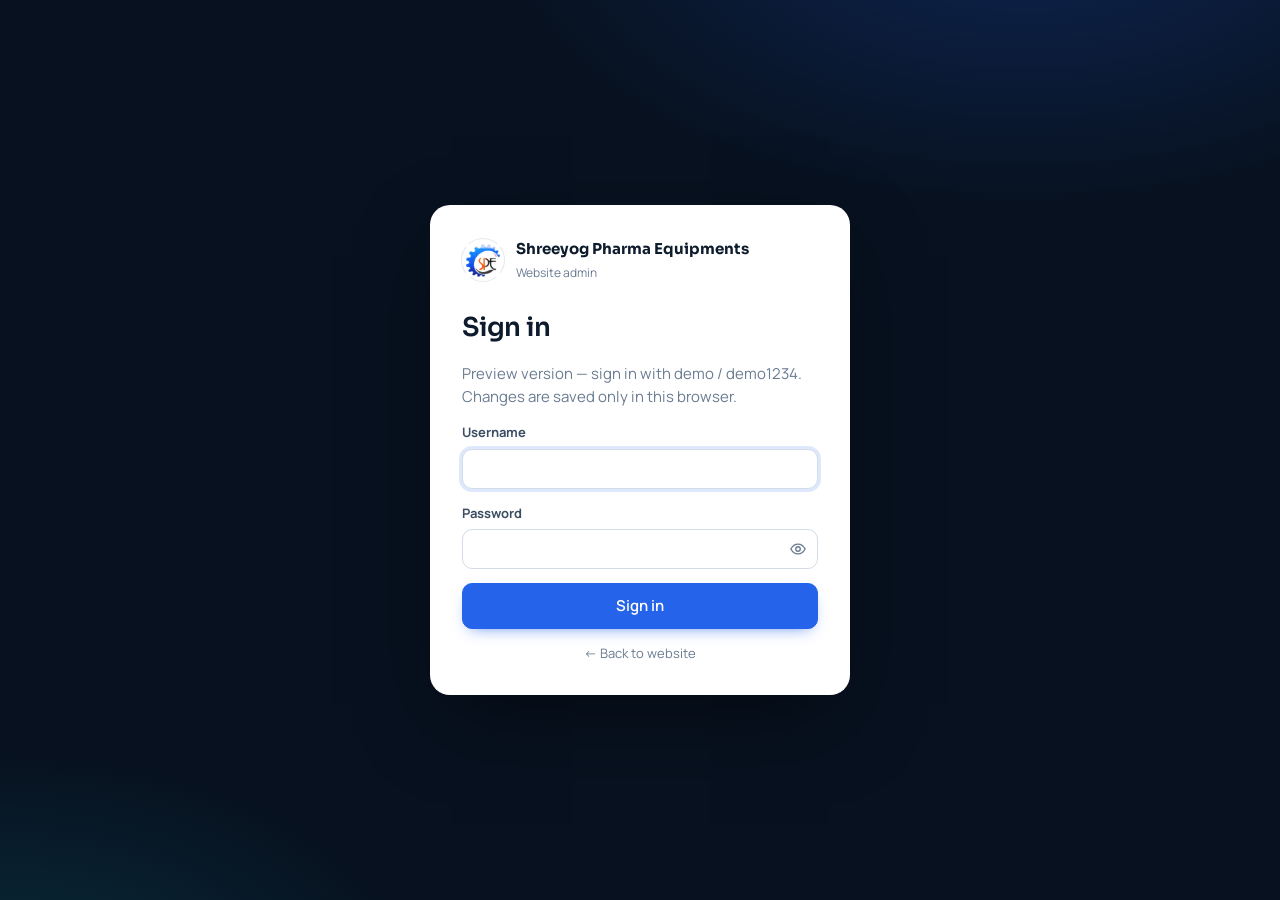
<file: admin/index.html>
<!doctype html>
<html lang="en">
<head>
  <meta charset="utf-8">
  <meta name="spe-demo" content="1">
  <meta name="viewport" content="width=device-width, initial-scale=1">
  <meta name="robots" content="noindex, nofollow">
  <title>Admin · Shreeyog Pharma Equipments</title>
  <link rel="icon" href="../assets/img/logo.png">
  <link rel="preconnect" href="https://fonts.googleapis.com">
  <link rel="preconnect" href="https://fonts.gstatic.com" crossorigin>
  <link rel="stylesheet" href="https://fonts.googleapis.com/css2?family=JetBrains+Mono:wght@400;500&family=Manrope:wght@400;500;600;700;800&family=Sora:wght@500;600;700&display=swap">
  <link rel="stylesheet" href="admin.css?v=2">
  <script type="module" src="admin.js?v=2"></script>
</head>
<body>
  <svg width="0" height="0" style="position:absolute" aria-hidden="true">
    <defs>
      <symbol id="i-dashboard" viewBox="0 0 24 24"><rect x="3.5" y="3.5" width="7" height="9" rx="1.5"/><rect x="13.5" y="3.5" width="7" height="5" rx="1.5"/><rect x="13.5" y="11.5" width="7" height="9" rx="1.5"/><rect x="3.5" y="15.5" width="7" height="5" rx="1.5"/></symbol>
      <symbol id="i-inbox" viewBox="0 0 24 24"><path d="M3.5 13.5 6 5h12l2.5 8.5V19a1.5 1.5 0 0 1-1.5 1.5H5A1.5 1.5 0 0 1 3.5 19Z"/><path d="M3.5 13.5H8l1.5 2.5h5l1.5-2.5h4.5"/></symbol>
      <symbol id="i-box" viewBox="0 0 24 24"><path d="m12 3 8.5 4.5v9L12 21l-8.5-4.5v-9Z"/><path d="m3.5 7.5 8.5 4.5 8.5-4.5M12 12v9"/></symbol>
      <symbol id="i-users" viewBox="0 0 24 24"><circle cx="9" cy="8" r="3.5"/><path d="M2.5 20a6.5 6.5 0 0 1 13 0M16 4.5a3.5 3.5 0 0 1 0 7M18 14a6.5 6.5 0 0 1 3.5 6"/></symbol>
      <symbol id="i-image" viewBox="0 0 24 24"><rect x="3.5" y="4.5" width="17" height="15" rx="2"/><circle cx="9" cy="10" r="1.8"/><path d="m4 18 5-5 4 4 3-3 4.5 4.5"/></symbol>
      <symbol id="i-edit" viewBox="0 0 24 24"><path d="M4 20h4L19 9l-4-4L4 16Z"/><path d="m13.5 6.5 4 4"/></symbol>
      <symbol id="i-settings" viewBox="0 0 24 24"><circle cx="12" cy="12" r="3"/><path d="M19.4 15a1.7 1.7 0 0 0 .3 1.8l.1.1a2 2 0 1 1-2.8 2.8l-.1-.1a1.7 1.7 0 0 0-1.8-.3 1.7 1.7 0 0 0-1 1.5V21a2 2 0 1 1-4 0v-.1a1.7 1.7 0 0 0-1.1-1.5 1.7 1.7 0 0 0-1.8.3l-.1.1a2 2 0 1 1-2.8-2.8l.1-.1a1.7 1.7 0 0 0 .3-1.8 1.7 1.7 0 0 0-1.5-1H3a2 2 0 1 1 0-4h.1a1.7 1.7 0 0 0 1.5-1.1 1.7 1.7 0 0 0-.3-1.8l-.1-.1a2 2 0 1 1 2.8-2.8l.1.1a1.7 1.7 0 0 0 1.8.3H9a1.7 1.7 0 0 0 1-1.5V3a2 2 0 1 1 4 0v.1a1.7 1.7 0 0 0 1 1.5 1.7 1.7 0 0 0 1.8-.3l.1-.1a2 2 0 1 1 2.8 2.8l-.1.1a1.7 1.7 0 0 0-.3 1.8V9a1.7 1.7 0 0 0 1.5 1H21a2 2 0 1 1 0 4h-.1a1.7 1.7 0 0 0-1.5 1Z"/></symbol>
      <symbol id="i-external" viewBox="0 0 24 24"><path d="M14 4h6v6M20 4l-9 9M18 14v4.5a1.5 1.5 0 0 1-1.5 1.5h-11A1.5 1.5 0 0 1 4 18.5v-11A1.5 1.5 0 0 1 5.5 6H10"/></symbol>
      <symbol id="i-logout" viewBox="0 0 24 24"><path d="M9 20H5.5A1.5 1.5 0 0 1 4 18.5v-13A1.5 1.5 0 0 1 5.5 4H9M15 16l4-4-4-4M19 12H9"/></symbol>
      <symbol id="i-search" viewBox="0 0 24 24"><circle cx="11" cy="11" r="6.5"/><path d="m16 16 4.5 4.5"/></symbol>
      <symbol id="i-plus" viewBox="0 0 24 24"><path d="M12 5v14M5 12h14"/></symbol>
      <symbol id="i-close" viewBox="0 0 24 24"><path d="M6 6l12 12M18 6 6 18"/></symbol>
      <symbol id="i-trash" viewBox="0 0 24 24"><path d="M4 7h16M10 11v6M14 11v6M5.5 7l1 12a2 2 0 0 0 2 2h7a2 2 0 0 0 2-2l1-12M9 7V4.5A1.5 1.5 0 0 1 10.5 3h3A1.5 1.5 0 0 1 15 4.5V7"/></symbol>
      <symbol id="i-up" viewBox="0 0 24 24"><path d="m6 15 6-6 6 6"/></symbol>
      <symbol id="i-down" viewBox="0 0 24 24"><path d="m6 9 6 6 6-6"/></symbol>
      <symbol id="i-left" viewBox="0 0 24 24"><path d="m15 5-7 7 7 7"/></symbol>
      <symbol id="i-right" viewBox="0 0 24 24"><path d="m9 5 7 7-7 7"/></symbol>
      <symbol id="i-download" viewBox="0 0 24 24"><path d="M12 4v12M7 11l5 5 5-5M4 20h16"/></symbol>
      <symbol id="i-upload" viewBox="0 0 24 24"><path d="M12 16V4M7 9l5-5 5 5M4 16v2.5A1.5 1.5 0 0 0 5.5 20h13a1.5 1.5 0 0 0 1.5-1.5V16"/></symbol>
      <symbol id="i-phone" viewBox="0 0 24 24"><path d="M5 4h3.5l1.8 4.6-2.3 1.5a11 11 0 0 0 5.9 5.9l1.5-2.3L20 15.5V19a1.5 1.5 0 0 1-1.6 1.5C10.6 20 4 13.4 3.5 5.6A1.5 1.5 0 0 1 5 4Z"/></symbol>
      <symbol id="i-mail" viewBox="0 0 24 24"><rect x="3" y="5" width="18" height="14" rx="2.5"/><path d="m4 7 8 6 8-6"/></symbol>
      <symbol id="i-whatsapp" viewBox="0 0 24 24"><path fill="currentColor" stroke="none" d="M12 2.2a9.7 9.7 0 0 0-8.3 14.8L2.4 21.6l4.7-1.2A9.7 9.7 0 1 0 12 2.2Zm0 17.7a8 8 0 0 1-4.1-1.1l-.3-.2-2.8.7.8-2.7-.2-.3A8 8 0 1 1 12 19.9Zm4.4-6c-.2-.1-1.4-.7-1.7-.8-.2-.1-.4-.1-.5.1l-.8 1c-.1.2-.3.2-.5.1a6.6 6.6 0 0 1-3.3-2.9c-.2-.4.3-.4.8-1.3.1-.2 0-.3 0-.4l-.8-1.8c-.2-.5-.4-.4-.5-.4h-.5a.9.9 0 0 0-.7.3 2.8 2.8 0 0 0-.9 2.1 4.9 4.9 0 0 0 1 2.6 11.2 11.2 0 0 0 4.3 3.8c1.6.7 2.2.7 3 .6a2.6 2.6 0 0 0 1.7-1.2 2.1 2.1 0 0 0 .2-1.2c-.1-.1-.3-.2-.5-.3Z"/></symbol>
      <symbol id="i-file" viewBox="0 0 24 24"><path d="M14 3H7a2 2 0 0 0-2 2v14a2 2 0 0 0 2 2h10a2 2 0 0 0 2-2V8Z"/><path d="M14 3v5h5"/></symbol>
      <symbol id="i-clip" viewBox="0 0 24 24"><path d="m20 11.5-8.2 8.2a5 5 0 0 1-7.1-7.1l8.5-8.5a3.3 3.3 0 0 1 4.7 4.7l-8.5 8.5a1.7 1.7 0 0 1-2.4-2.4l7.8-7.8"/></symbol>
      <symbol id="i-star" viewBox="0 0 24 24"><path d="m12 3.5 2.6 5.4 5.9.8-4.3 4.1 1 5.8L12 16.9l-5.2 2.7 1-5.8-4.3-4.1 5.9-.8Z"/></symbol>
      <symbol id="i-eye" viewBox="0 0 24 24"><path d="M2.5 12S6 5.5 12 5.5 21.5 12 21.5 12 18 18.5 12 18.5 2.5 12 2.5 12Z"/><circle cx="12" cy="12" r="3"/></symbol>
      <symbol id="i-eye-off" viewBox="0 0 24 24"><path d="M3 3l18 18M10.6 5.6A9.9 9.9 0 0 1 12 5.5c6 0 9.5 6.5 9.5 6.5a17.6 17.6 0 0 1-3.2 3.9M6.6 6.6A17 17 0 0 0 2.5 12S6 18.5 12 18.5a9.6 9.6 0 0 0 5.4-1.6M9.9 9.9a3 3 0 0 0 4.2 4.2"/></symbol>
      <symbol id="i-menu" viewBox="0 0 24 24"><path d="M4 7h16M4 12h16M4 17h16"/></symbol>
      <symbol id="i-check" viewBox="0 0 24 24"><path d="m5 12.5 4.5 4.5L19 7.5"/></symbol>
      <symbol id="i-alert" viewBox="0 0 24 24"><path d="M12 3.5 2.5 20h19Z"/><path d="M12 10v4.5M12 17.5v.01"/></symbol>
      <symbol id="i-note" viewBox="0 0 24 24"><path d="M5 4h14v11l-5 5H5Z"/><path d="M14 20v-5h5M8.5 9h7M8.5 12.5h4"/></symbol>
      <symbol id="i-table" viewBox="0 0 24 24"><rect x="3.5" y="4.5" width="17" height="15" rx="2"/><path d="M3.5 9.5h17M3.5 14.5h17M10 9.5v10"/></symbol>
      <symbol id="i-chart" viewBox="0 0 24 24"><path d="M4 20V4M4 20h16M8 16v-5M12 16V8M16 16v-3"/></symbol>
    </defs>
  </svg>

  <!-- ============ sign in ============ -->
  <div class="login" id="login" hidden>
    <form class="login__card" id="login-form" novalidate>
      <div class="login__brand">
        <span class="logo"><img src="../assets/img/logo.png" alt=""></span>
        <div><strong>Shreeyog Pharma Equipments</strong><small>Website admin</small></div>
      </div>
      <h1>Sign in</h1>
      <p class="muted">Manage enquiries, products and website content.</p>
      <label class="fld"><span>Username</span><input name="username" autocomplete="username" required autofocus></label>
      <label class="fld"><span>Password</span>
        <span class="pw"><input name="password" type="password" autocomplete="current-password" required><button type="button" class="pw__toggle" aria-label="Show password"><svg class="ic"><use href="#i-eye"/></svg></button></span>
      </label>
      <p class="login__error" id="login-error" role="alert" hidden></p>
      <button class="btn btn--primary btn--block" type="submit">Sign in</button>
      <a class="login__back" href="../">← Back to website</a>
    </form>
  </div>

  <!-- ============ app ============ -->
  <div class="app" id="app" hidden>
    <aside class="side" id="side">
      <a class="side__brand" href="#/">
        <span class="logo"><img src="../assets/img/logo.png" alt=""></span>
        <span><strong>Shreeyog Pharma</strong><small>Admin panel</small></span>
      </a>
      <nav class="side__nav" aria-label="Admin">
        <a href="#/" data-nav="dashboard"><svg class="ic"><use href="#i-dashboard"/></svg>Dashboard</a>
        <a href="#/enquiries" data-nav="enquiries"><svg class="ic"><use href="#i-inbox"/></svg>Enquiries<span class="side__badge" id="new-badge" hidden></span></a>
        <p class="side__label">Website</p>
        <a href="#/products" data-nav="products"><svg class="ic"><use href="#i-box"/></svg>Products</a>
        <a href="#/clients" data-nav="clients"><svg class="ic"><use href="#i-users"/></svg>Clients</a>
        <a href="#/gallery" data-nav="gallery"><svg class="ic"><use href="#i-image"/></svg>Project gallery</a>
        <a href="#/content" data-nav="content"><svg class="ic"><use href="#i-edit"/></svg>Site content</a>
        <p class="side__label">Account</p>
        <a href="#/settings" data-nav="settings"><svg class="ic"><use href="#i-settings"/></svg>Settings</a>
      </nav>
      <div class="side__foot">
        <a href="../" target="_blank" rel="noopener"><svg class="ic"><use href="#i-external"/></svg>View website</a>
        <button type="button" id="logout"><svg class="ic"><use href="#i-logout"/></svg>Sign out</button>
      </div>
    </aside>
    <div class="side__scrim" id="scrim"></div>

    <div class="main">
      <header class="top">
        <button class="top__menu" id="menu" aria-label="Open menu"><svg class="ic"><use href="#i-menu"/></svg></button>
        <div class="top__title">
          <p class="top__crumb" id="crumb"></p>
          <h1 id="page-title">Dashboard</h1>
        </div>
        <div class="top__actions" id="page-actions"></div>
        <div class="top__user" id="user-chip"></div>
      </header>
      <div class="banner" id="pw-banner" hidden>
        <svg class="ic"><use href="#i-alert"/></svg>
        <span>You are signed in with the initial password. Please set a new one.</span>
        <a href="#/settings" class="btn btn--sm btn--warn">Change password</a>
      </div>
      <main class="view" id="view" tabindex="-1"></main>
    </div>
  </div>

  <div id="modal-root"></div>
  <div class="toasts" id="toasts" aria-live="polite"></div>
</body>
</html>
</file>
<file: css/style.css>
/* =====================================================================
   Shreeyog Pharma Equipments — website styles
   Plain corporate layout: light surfaces, navy and steel blue, no motion.
   ===================================================================== */

:root {
  --navy: #0b2545;
  --navy-2: #13315c;
  --blue: #1d5fbf;
  --blue-dark: #164a96;
  --blue-50: #edf3fb;
  --blue-100: #d8e5f6;

  --text: #1b2633;
  --muted: #566272;
  --line: #dce2e9;
  --line-strong: #c3ccd7;
  --bg: #ffffff;
  --bg-alt: #f4f6f9;

  --ok: #1e7b45;
  --ok-bg: #e7f4ec;
  --error: #b42318;
  --error-bg: #fdeceb;

  --font: 'IBM Plex Sans', 'Segoe UI', system-ui, -apple-system, Arial, sans-serif;
  --radius: 4px;
  --container: 1200px;
  --gutter: clamp(16px, 4vw, 32px);
  --section-y: clamp(56px, 7vw, 88px);
  --header-h: 76px;
}

*, *::before, *::after { box-sizing: border-box; }
[hidden] { display: none !important; }
html { -webkit-text-size-adjust: 100%; scroll-padding-top: calc(var(--header-h) + 12px); }
html.is-locked { overflow: hidden; }
body {
  margin: 0;
  background: var(--bg);
  color: var(--text);
  font-family: var(--font);
  font-size: 16px;
  line-height: 1.65;
  -webkit-font-smoothing: antialiased;
}
img { max-width: 100%; display: block; }
figure { margin: 0; }
a { color: var(--blue); text-decoration: none; }
a:hover { text-decoration: underline; }
button { font: inherit; color: inherit; cursor: pointer; }
input, select, textarea { font: inherit; color: inherit; }
h1, h2, h3, h4 { color: var(--navy); font-weight: 600; line-height: 1.25; margin: 0; }
p { margin: 0 0 1em; }
p:last-child { margin-bottom: 0; }
ul, ol { margin: 0; padding: 0; list-style: none; }
::selection { background: var(--blue-100); }
:focus-visible { outline: 2px solid var(--blue); outline-offset: 2px; }

.ic { width: 1.2em; height: 1.2em; fill: none; stroke: currentColor; stroke-width: 1.7; stroke-linecap: round; stroke-linejoin: round; flex: none; }
.sr-only { position: absolute !important; width: 1px; height: 1px; overflow: hidden; clip: rect(0 0 0 0); white-space: nowrap; }
.skip-link { position: absolute; left: 16px; top: -60px; z-index: 200; background: var(--navy); color: #fff; padding: 10px 16px; }
.skip-link:focus { top: 12px; }
.container { width: 100%; max-width: calc(var(--container) + var(--gutter) * 2); margin: 0 auto; padding: 0 var(--gutter); }
.muted { color: var(--muted); }
.accent { font-style: normal; color: var(--blue); }

/* ------------------------------------------------------------ buttons */
.btn {
  display: inline-flex; align-items: center; justify-content: center; gap: 8px;
  min-height: 44px; padding: 10px 22px;
  border: 1px solid transparent; border-radius: var(--radius);
  font-size: 15px; font-weight: 600; line-height: 1.2; text-align: center;
  text-decoration: none !important; white-space: nowrap;
  transition: background-color .15s, border-color .15s, color .15s;
}
.btn--lg { min-height: 50px; padding: 12px 28px; font-size: 16px; }
.btn--primary { background: var(--blue); color: #fff; }
.btn--primary:hover { background: var(--blue-dark); }
.btn--outline { background: #fff; color: var(--navy); border-color: var(--line-strong); }
.btn--outline:hover { border-color: var(--navy); }
.btn--light { background: transparent; color: #fff; border-color: rgba(255, 255, 255, .7); }
.btn--light:hover { background: #fff; color: var(--navy); }
.btn:disabled, .btn.is-loading { opacity: .65; cursor: progress; }

/* ------------------------------------------------------------ top bar + header */
.topbar { background: var(--navy); color: #c9d6e6; font-size: 14px; }
.topbar__inner { display: flex; align-items: center; justify-content: space-between; gap: 24px; min-height: 40px; }
.topbar__group { display: flex; gap: 28px; }
.topbar a { color: inherit; display: inline-flex; align-items: center; gap: 8px; }
.topbar a:hover { color: #fff; text-decoration: none; }

.header { position: sticky; top: 0; z-index: 50; background: #fff; border-bottom: 1px solid var(--line); }
.header__inner { display: flex; align-items: center; gap: 32px; min-height: var(--header-h); }
.brand { display: flex; align-items: center; gap: 12px; color: var(--navy); text-decoration: none !important; min-width: 0; }
.brand__logo { width: 48px; height: 48px; object-fit: contain; }
.brand__text { display: flex; flex-direction: column; line-height: 1.25; min-width: 0; }
.brand__text strong { font-size: 17px; font-weight: 700; white-space: nowrap; }
.brand__text small { font-size: 12.5px; color: var(--muted); white-space: nowrap; }

.nav { display: flex; gap: 4px; margin-left: auto; }
.nav a { color: var(--text); font-size: 15px; font-weight: 500; padding: 8px 12px; border-radius: var(--radius); }
.nav a:hover { color: var(--blue); text-decoration: none; }
.header__actions { display: flex; align-items: center; gap: 12px; }

.basket {
  display: inline-flex; align-items: center; gap: 8px; min-height: 44px; padding: 8px 12px;
  background: #fff; border: 1px solid var(--line-strong); border-radius: var(--radius); color: var(--navy); font-size: 14px; font-weight: 500;
}
.basket:hover { border-color: var(--navy); }
.basket__count { min-width: 22px; height: 22px; padding: 0 6px; border-radius: 11px; background: var(--blue); color: #fff; font-size: 12px; font-weight: 600; display: inline-grid; place-items: center; }

.burger { display: none; width: 44px; height: 44px; padding: 12px 10px; border: 1px solid var(--line-strong); border-radius: var(--radius); background: #fff; flex-direction: column; justify-content: space-between; }
.burger span { display: block; height: 2px; background: var(--navy); }
.mobile-menu { border-top: 1px solid var(--line); background: #fff; }
.mobile-menu .container { display: flex; flex-direction: column; padding-top: 8px; padding-bottom: 16px; }
.mobile-menu a { color: var(--text); font-weight: 500; padding: 12px 0; border-bottom: 1px solid var(--line); }
.mobile-menu a:last-child { border-bottom: 0; }

/* ------------------------------------------------------------ hero */
.hero { position: relative; overflow: hidden; background: var(--navy); color: #fff; }
.hero__bg { position: absolute; inset: 0; width: 100%; height: 100%; object-fit: cover; }
.hero::before {
  content: ''; position: absolute; inset: 0; z-index: 1;
  background: linear-gradient(90deg, rgba(11, 37, 69, .94) 0%, rgba(11, 37, 69, .86) 45%, rgba(11, 37, 69, .55) 100%);
}
.hero__inner { position: relative; z-index: 2; padding-top: clamp(64px, 9vw, 120px); padding-bottom: clamp(64px, 9vw, 120px); }
.hero__inner > * { max-width: 680px; }
.hero__eyebrow { font-size: 14px; font-weight: 600; letter-spacing: .08em; text-transform: uppercase; color: #a9c6ec; margin-bottom: 16px; }
.hero__title { color: #fff; font-size: clamp(2rem, 4.2vw, 3.1rem); font-weight: 600; line-height: 1.15; margin-bottom: 20px; }
.hero__title .accent { color: #a9c6ec; }
.hero__sub { font-size: clamp(1rem, 1.4vw, 1.125rem); color: #dbe5f1; margin-bottom: 32px; }
.hero__ctas { display: flex; flex-wrap: wrap; gap: 12px; }

.stats { border-bottom: 1px solid var(--line); background: #fff; }
.stats__list { display: grid; grid-template-columns: repeat(4, 1fr); }
.stats__list li { padding: 28px 24px; border-left: 1px solid var(--line); }
.stats__list li:first-child { border-left: 0; padding-left: 0; }
.stats__list strong { display: block; font-size: clamp(1.6rem, 2.6vw, 2.1rem); font-weight: 600; color: var(--navy); line-height: 1.2; }
.stats__list span { display: block; margin-top: 4px; font-size: 14px; color: var(--muted); }

/* ------------------------------------------------------------ sections */
.section { padding: var(--section-y) 0; }
.section--alt { background: var(--bg-alt); }
.section--dark { background: var(--navy); color: #d3deeb; }
.section--dark .h2, .section--dark h3 { color: #fff; }
.section--dark .eyebrow, .section--dark .accent { color: #a9c6ec; }

.section-head { max-width: 760px; margin-bottom: 40px; }
.section-head--center { margin-left: auto; margin-right: auto; text-align: center; }
.section-head__sub { color: var(--muted); font-size: 17px; margin-top: 14px; }
.eyebrow { font-size: 13px; font-weight: 600; letter-spacing: .1em; text-transform: uppercase; color: var(--blue); margin-bottom: 10px; }
.h2 { font-size: clamp(1.6rem, 2.7vw, 2.15rem); }
.lead { font-size: 18px; color: var(--text); margin-top: 20px; }

.icon-box { width: 44px; height: 44px; flex: none; display: grid; place-items: center; border-radius: var(--radius); background: var(--blue-50); color: var(--blue); }
.icon-box .ic { width: 22px; height: 22px; }

/* ------------------------------------------------------------ about + founder */
.about { display: grid; grid-template-columns: 5fr 6fr; gap: clamp(32px, 5vw, 64px); align-items: start; }
.about__media { display: grid; gap: 16px; }
.about__img { aspect-ratio: 4 / 3; overflow: hidden; border-radius: var(--radius); background: var(--bg-alt); }
.about__img--wide { aspect-ratio: 16 / 9; }
.about__img img { width: 100%; height: 100%; object-fit: cover; }
.checklist { display: grid; grid-template-columns: 1fr 1fr; gap: 10px 24px; margin-top: 24px; padding-top: 24px; border-top: 1px solid var(--line); }
.checklist li { display: flex; gap: 10px; align-items: flex-start; font-weight: 500; }
.checklist .ic { color: var(--blue); margin-top: 3px; }

.founder { display: grid; grid-template-columns: 260px 1fr; gap: clamp(28px, 5vw, 56px); align-items: start; }
.founder__photo { aspect-ratio: 1; overflow: hidden; border-radius: var(--radius); border: 1px solid var(--line); background: #fff; }
.founder__photo img { width: 100%; height: 100%; object-fit: cover; }
.founder__role { display: flex; flex-wrap: wrap; gap: 6px 20px; color: var(--muted); font-weight: 500; margin: 6px 0 20px; }
.founder__years::before { content: '|'; margin-right: 20px; color: var(--line-strong); }
.tags { display: flex; flex-wrap: wrap; gap: 8px; margin-top: 20px; }
.tags li { padding: 4px 12px; border: 1px solid var(--line-strong); border-radius: var(--radius); background: #fff; font-size: 14px; color: var(--navy); }

.mv { display: grid; grid-template-columns: 1fr 1fr; gap: 24px; }
.mv__card { padding: 32px; border: 1px solid var(--line); border-radius: var(--radius); background: #fff; }
.mv__card h3 { font-size: 20px; margin: 18px 0 10px; }
.mv__card p { color: var(--muted); }

/* ------------------------------------------------------------ services + quality + expertise */
.services { display: grid; grid-template-columns: repeat(4, 1fr); gap: 20px; }
.card { padding: 26px 24px; background: #fff; border: 1px solid var(--line); border-radius: var(--radius); }
.card h3 { font-size: 17px; margin: 18px 0 8px; }
.card p { font-size: 15px; color: var(--muted); }

.quality { display: grid; grid-template-columns: repeat(4, 1fr); gap: 32px; counter-reset: q; }
.quality li { padding-top: 20px; border-top: 2px solid rgba(169, 198, 236, .45); }
.quality__num { display: block; font-size: 14px; font-weight: 600; color: #a9c6ec; margin-bottom: 10px; }
.quality h3 { font-size: 18px; margin-bottom: 8px; }
.quality p { font-size: 15px; }

.expertise { display: grid; grid-template-columns: repeat(3, 1fr); border-top: 1px solid var(--line); border-left: 1px solid var(--line); }
.expertise li { padding: 28px; border-right: 1px solid var(--line); border-bottom: 1px solid var(--line); }
.expertise__num { display: block; font-size: 14px; font-weight: 600; color: var(--blue); margin-bottom: 10px; }
.expertise h3 { font-size: 17px; margin-bottom: 10px; }
.expertise p { font-size: 15px; color: var(--muted); }

/* ------------------------------------------------------------ products */
.features { display: grid; grid-template-columns: 260px 1fr; gap: 32px; padding: 28px 32px; margin-bottom: 40px; background: #fff; border: 1px solid var(--line); border-radius: var(--radius); }
.features__head h3 { font-size: 20px; }
.features__list { display: grid; grid-template-columns: repeat(auto-fill, minmax(260px, 1fr)); gap: 14px 28px; }
.features__list li { display: flex; gap: 10px; align-items: flex-start; font-size: 15px; }
.features__list .ic { color: var(--blue); margin-top: 3px; }
.features__list strong { display: block; color: var(--navy); font-weight: 600; }
.features__list span { color: var(--muted); }

.catalog__bar { display: flex; align-items: flex-start; justify-content: space-between; gap: 16px 24px; margin-bottom: 24px; }
.catalog__tabs { display: flex; flex-wrap: wrap; gap: 8px; }
.tab, .chip {
  display: inline-flex; align-items: center; gap: 8px; min-height: 38px; padding: 6px 14px;
  background: #fff; border: 1px solid var(--line-strong); border-radius: var(--radius);
  font-size: 14px; font-weight: 500; color: var(--text);
}
.tab:hover, .chip:hover { border-color: var(--navy); }
.tab em { font-style: normal; font-size: 12px; color: var(--muted); }
.tab.is-active, .chip.is-active { background: var(--navy); border-color: var(--navy); color: #fff; }
.tab.is-active em { color: #c9d6e6; }
.catalog__search { position: relative; flex: 0 0 260px; }
.catalog__search .ic { position: absolute; left: 12px; top: 50%; transform: translateY(-50%); color: var(--muted); pointer-events: none; }
.catalog__search input { width: 100%; min-height: 40px; padding: 8px 12px 8px 38px; border: 1px solid var(--line-strong); border-radius: var(--radius); background: #fff; }
.catalog__search input:focus { outline: none; border-color: var(--blue); box-shadow: 0 0 0 3px rgba(29, 95, 191, .15); }

.catalog__grid { display: grid; grid-template-columns: repeat(4, 1fr); gap: 20px; }
.pcard { display: flex; flex-direction: column; background: #fff; border: 1px solid var(--line); border-radius: var(--radius); overflow: hidden; }
.pcard__img { position: relative; display: block; width: 100%; aspect-ratio: 4 / 3; overflow: hidden; padding: 0; border: 0; border-bottom: 1px solid var(--line); background: #fff; }
.pcard__img img { width: 100%; height: 100%; object-fit: contain; }
.pcard__badge { position: absolute; top: 10px; left: 10px; padding: 2px 8px; background: var(--navy); color: #fff; font-size: 12px; font-weight: 600; border-radius: 2px; }
.pcard__body { display: flex; flex-direction: column; flex: 1; padding: 16px 18px 18px; }
.pcard__cat { font-size: 12px; font-weight: 600; letter-spacing: .06em; text-transform: uppercase; color: var(--muted); }
.pcard h3 { font-size: 16px; margin: 4px 0 6px; }
.pcard__name { padding: 0; border: 0; background: none; color: inherit; font-weight: inherit; text-align: left; }
.pcard__name:hover { color: var(--blue); }
.pcard p { font-size: 14px; color: var(--muted); margin-bottom: 14px; display: -webkit-box; -webkit-line-clamp: 2; -webkit-box-orient: vertical; overflow: hidden; }
.pcard__add {
  margin-top: auto; align-self: flex-start; display: inline-flex; align-items: center; gap: 6px; min-height: 36px; padding: 6px 12px;
  background: #fff; border: 1px solid var(--line-strong); border-radius: var(--radius); font-size: 14px; font-weight: 500; color: var(--navy);
}
.pcard__add:hover { border-color: var(--navy); }
.pcard__add.is-added { background: var(--ok-bg); border-color: #b5dcc4; color: var(--ok); }
.catalog__empty { grid-column: 1 / -1; padding: 40px; text-align: center; color: var(--muted); background: #fff; border: 1px dashed var(--line-strong); border-radius: var(--radius); }
.catalog__more { display: flex; flex-direction: column; align-items: center; gap: 14px; margin-top: 32px; }
.catalog__count { font-size: 14px; color: var(--muted); margin: 0; }

/* ------------------------------------------------------------ projects */
.projects { display: grid; grid-template-columns: 1fr 1fr; gap: clamp(28px, 5vw, 64px); margin-bottom: 40px; }
.projects__text .h2 { margin-bottom: 18px; }
.projects__cards { display: grid; gap: 16px; align-content: start; }
.info-card { display: flex; gap: 18px; padding: 22px 24px; border: 1px solid var(--line); border-radius: var(--radius); }
.info-card h3 { font-size: 17px; margin-bottom: 6px; }
.info-card p { font-size: 15px; color: var(--muted); }

.gallery__filters { display: flex; flex-wrap: wrap; gap: 8px; margin-bottom: 20px; }
.gallery { display: grid; grid-template-columns: repeat(4, 1fr); gap: 20px; }
.gitem { display: flex; flex-direction: column; padding: 0; border: 1px solid var(--line); border-radius: var(--radius); background: #fff; overflow: hidden; text-align: left; }
.gitem:hover strong { color: var(--blue); }
.gitem__img { display: block; width: 100%; aspect-ratio: 4 / 3; overflow: hidden; background: var(--bg-alt); }
.gitem__img img { width: 100%; height: 100%; object-fit: cover; }
.gitem__cap { display: flex; flex-direction: column; gap: 2px; padding: 12px 14px 14px; }
.gitem__cap strong { font-size: 15px; font-weight: 600; color: var(--navy); line-height: 1.35; }
.gitem__cap small { font-size: 13px; color: var(--muted); }

/* ------------------------------------------------------------ process */
.process { display: grid; grid-template-columns: repeat(5, 1fr); gap: 24px; position: relative; }
.process::before { content: ''; position: absolute; top: 22px; left: 10%; right: 10%; height: 1px; background: var(--line-strong); }
.process li { position: relative; text-align: center; }
.process__num {
  position: relative; display: grid; place-items: center; width: 44px; height: 44px; margin: 0 auto 18px;
  border-radius: 50%; background: var(--navy); color: #fff; font-size: 14px; font-weight: 600;
  box-shadow: 0 0 0 6px var(--bg-alt);
}
.process h3 { font-size: 16px; margin-bottom: 8px; }
.process p { font-size: 14px; color: var(--muted); }

/* ------------------------------------------------------------ clients */
.clients { display: flex; flex-wrap: wrap; justify-content: center; gap: 16px; }
.client {
  flex: 0 0 calc((100% - 5 * 16px) / 6); aspect-ratio: 3 / 2; overflow: hidden; display: grid; place-items: center; padding: 14px;
  background: #fff; border: 1px solid var(--line); border-radius: var(--radius); text-decoration: none !important;
}
.client img { width: 100%; height: 100%; min-height: 0; object-fit: contain; }
.client span { font-size: 14px; font-weight: 600; color: var(--navy); text-align: center; }
.clients__note { text-align: center; color: var(--muted); margin-top: 28px; }
.clients__note span:first-child { font-weight: 600; color: var(--navy); }

/* ------------------------------------------------------------ enquiry */
.enquiry { display: grid; grid-template-columns: minmax(0, 1fr) 340px; gap: 32px; align-items: start; }
.enquiry__aside { display: grid; gap: 20px; padding-top: 4px; }
.panel { padding: 26px; background: #fff; border: 1px solid var(--line); border-radius: var(--radius); }
.panel h3 { font-size: 18px; margin-bottom: 18px; }
.next-steps { display: grid; gap: 18px; }
.next-steps li { display: flex; gap: 14px; }
.next-steps li > span { flex: none; width: 28px; height: 28px; display: grid; place-items: center; border-radius: 50%; background: var(--blue-50); color: var(--blue); font-size: 13px; font-weight: 600; }
.next-steps strong { display: block; color: var(--navy); font-weight: 600; font-size: 15px; }
.next-steps p { font-size: 14px; color: var(--muted); margin: 2px 0 0; }
.direct { display: grid; gap: 4px; }
.direct a { display: flex; align-items: center; gap: 10px; padding: 6px 0; color: var(--text); font-weight: 500; word-break: break-word; }
.direct a:hover { color: var(--blue); }
.direct .ic { color: var(--blue); }

.eform { position: relative; padding: clamp(20px, 3.5vw, 36px); background: #fff; border: 1px solid var(--line); border-radius: var(--radius); }
.eform__steps { display: flex; gap: 8px; margin-bottom: 14px; }
.eform__steps li { flex: 1; display: flex; align-items: center; gap: 10px; font-size: 14px; color: var(--muted); }
.eform__steps li > span { flex: none; width: 28px; height: 28px; display: grid; place-items: center; border-radius: 50%; border: 1px solid var(--line-strong); font-size: 13px; font-weight: 600; background: #fff; }
.eform__steps em { font-style: normal; font-weight: 500; }
.eform__steps li.is-active { color: var(--navy); }
.eform__steps li.is-active > span { background: var(--blue); border-color: var(--blue); color: #fff; }
.eform__steps li.is-done > span { background: var(--blue-50); border-color: var(--blue-100); color: var(--blue); }
.eform__progress { height: 3px; background: var(--line); margin-bottom: 28px; }
.eform__progress span { display: block; height: 100%; width: 25%; background: var(--blue); }

.eform__panel { display: none; border: 0; padding: 0; margin: 0; min-width: 0; }
.eform__panel.is-active { display: block; }
.fgrid { display: grid; grid-template-columns: 1fr 1fr; gap: 0 20px; }
.field { margin-bottom: 18px; min-width: 0; }
.field label, .field .label { display: block; margin-bottom: 6px; font-size: 14px; font-weight: 500; color: var(--navy); }
.field b { color: var(--error); font-weight: 500; }
.opt { font-style: normal; font-weight: 400; font-size: 13px; color: var(--muted); margin-left: 6px; }
.field input:not([type=checkbox]):not([type=radio]):not([type=file]), .field select, .field textarea {
  display: block; width: 100%; min-height: 44px; padding: 9px 12px;
  background: #fff; border: 1px solid var(--line-strong); border-radius: var(--radius); font-size: 15px;
}
.field textarea { resize: vertical; min-height: 120px; }
.field input:focus, .field select:focus, .field textarea:focus { outline: none; border-color: var(--blue); box-shadow: 0 0 0 3px rgba(29, 95, 191, .15); }
.field.is-invalid input, .field.is-invalid select, .field.is-invalid textarea { border-color: var(--error); }
.field__err { display: block; color: var(--error); font-size: 13px; margin-top: 4px; }
.field__err:empty { display: none; }
.field__meta { display: flex; justify-content: space-between; gap: 12px; }
.counter { margin-left: auto; margin-top: 4px; font-size: 12px; color: var(--muted); }

.pick { display: flex; flex-wrap: wrap; gap: 8px; }
.pick label { position: relative; margin: 0; font-weight: 400; color: var(--text); }
.pick input { position: absolute; opacity: 0; width: 1px; height: 1px; }
.pick span {
  display: inline-flex; align-items: center; gap: 8px; min-height: 40px; padding: 7px 14px;
  background: #fff; border: 1px solid var(--line-strong); border-radius: var(--radius); font-size: 14px; cursor: pointer;
}
.pick span .ic { color: var(--blue); width: 18px; height: 18px; }
.pick label:hover span { border-color: var(--navy); }
.pick input:checked + span { background: var(--blue-50); border-color: var(--blue); color: var(--navy); font-weight: 500; }
.pick input:focus-visible + span { outline: 2px solid var(--blue); outline-offset: 2px; }
.pick--sm span { min-height: 36px; padding: 5px 12px; }

.prodpick { position: relative; }
.prodpick__selected { display: flex; flex-wrap: wrap; gap: 6px; margin-bottom: 8px; }
.prodpick__selected:empty { display: none; }
.pchip { display: inline-flex; align-items: center; gap: 4px; padding: 4px 4px 4px 10px; background: var(--blue-50); border: 1px solid var(--blue-100); border-radius: var(--radius); font-size: 13px; color: var(--navy); }
.pchip button { display: grid; place-items: center; width: 22px; height: 22px; padding: 0; border: 0; background: none; color: var(--muted); }
.pchip button:hover { color: var(--error); }
.pchip .ic { width: 14px; height: 14px; }
.prodpick__search { position: relative; }
.prodpick__search .ic { position: absolute; left: 12px; top: 50%; transform: translateY(-50%); color: var(--muted); pointer-events: none; }
.field .prodpick__search input { padding-left: 38px; }
.prodpick__list { position: absolute; top: 100%; left: 0; right: 0; z-index: 20; margin-top: 4px; max-height: 300px; overflow: auto; background: #fff; border: 1px solid var(--line-strong); border-radius: var(--radius); box-shadow: 0 8px 24px rgba(11, 37, 69, .12); }
.prodpick__list li { display: flex; align-items: center; gap: 12px; padding: 8px 12px; cursor: pointer; font-size: 14px; }
.prodpick__list li img { width: 44px; height: 33px; object-fit: contain; border: 1px solid var(--line); border-radius: 2px; background: #fff; }
.prodpick__list li small { display: block; color: var(--muted); font-size: 12px; }
.prodpick__list li.is-focus, .prodpick__list li:hover { background: var(--blue-50); }
.prodpick__list li.is-empty { color: var(--muted); cursor: default; background: none; }

.field .toggle, .check { display: inline-flex; align-items: flex-start; gap: 10px; cursor: pointer; font-size: 15px; font-weight: 400 !important; color: var(--text) !important; }
.toggle input, .check input { position: absolute; opacity: 0; width: 1px; height: 1px; }
.toggle__ui, .check__ui {
  flex: none; position: relative; width: 20px; height: 20px; margin-top: 2px; display: grid; place-items: center;
  border: 1.5px solid #8794a3; border-radius: 3px; background: #fff; color: #fff;
}
.toggle__ui::after { content: ''; width: 5px; height: 10px; border: solid #fff; border-width: 0 2px 2px 0; transform: translateY(-1px) rotate(45deg); opacity: 0; }
.check__ui .ic { width: 14px; height: 14px; stroke-width: 2.6; opacity: 0; }
.toggle input:checked + .toggle__ui, .check input:checked + .check__ui { background: var(--blue); border-color: var(--blue); }
.toggle input:checked + .toggle__ui::after, .check input:checked + .check__ui .ic { opacity: 1; }
.toggle input:focus-visible + .toggle__ui, .check input:focus-visible + .check__ui { outline: 2px solid var(--blue); outline-offset: 2px; }
.check { margin-top: 20px; }

.drop {
  position: relative; display: flex !important; flex-direction: column; align-items: center; gap: 6px; padding: 26px 20px;
  border: 1.5px dashed var(--line-strong); border-radius: var(--radius); background: var(--bg-alt); text-align: center; cursor: pointer;
  font-weight: 400 !important; color: var(--text) !important;
}
.drop:hover, .drop.is-over { border-color: var(--blue); background: var(--blue-50); }
.drop input { position: absolute; opacity: 0; width: 1px; height: 1px; }
.drop:focus-within { outline: 2px solid var(--blue); outline-offset: 2px; }
.drop > .ic { width: 28px; height: 28px; color: var(--blue); }
.drop strong { color: var(--navy); }
.drop small { color: var(--muted); font-size: 13px; }
.files { display: grid; gap: 6px; margin-top: 8px; }
.files li { display: flex; align-items: center; gap: 10px; padding: 8px 12px; border: 1px solid var(--line); border-radius: var(--radius); font-size: 14px; }
.files li .ic { color: var(--blue); }
.files li span { flex: 1; min-width: 0; overflow: hidden; text-overflow: ellipsis; white-space: nowrap; }
.files li small { color: var(--muted); }
.files li button { display: grid; place-items: center; width: 28px; height: 28px; padding: 0; border: 0; background: none; color: var(--muted); }
.files li button:hover { color: var(--error); }

.review { display: grid; gap: 14px; }
.review__group { border: 1px solid var(--line); border-radius: var(--radius); }
.review__group header { display: flex; align-items: center; justify-content: space-between; padding: 10px 16px; background: var(--bg-alt); border-bottom: 1px solid var(--line); }
.review__group h4 { font-size: 15px; }
.review__group header button { padding: 2px 4px; border: 0; background: none; color: var(--blue); font-size: 14px; font-weight: 500; }
.review__group header button:hover { text-decoration: underline; }
.review dl { display: grid; grid-template-columns: 160px 1fr; gap: 8px 16px; margin: 0; padding: 14px 16px; font-size: 14px; }
.review dt { color: var(--muted); }
.review dd { margin: 0; white-space: pre-wrap; overflow-wrap: anywhere; }

.hp { position: absolute; left: -9999px; width: 1px; height: 1px; overflow: hidden; }
.eform__error { margin: 20px 0 0; padding: 12px 14px; background: var(--error-bg); border: 1px solid #f3c4bf; border-radius: var(--radius); color: var(--error); font-size: 14px; }
.eform__nav { display: flex; align-items: center; gap: 12px; margin-top: 24px; padding-top: 20px; border-top: 1px solid var(--line); }
.eform__hint { flex: 1; font-size: 14px; color: var(--muted); }

.eform.is-done > :not(.eform__done) { display: none !important; }
.eform__done { text-align: center; padding: 24px 0 8px; }
.done__icon { width: 56px; height: 56px; margin: 0 auto 18px; display: grid; place-items: center; border-radius: 50%; background: var(--ok-bg); color: var(--ok); }
.done__icon .ic { width: 28px; height: 28px; stroke-width: 2.2; }
.eform__done h3 { font-size: 22px; margin-bottom: 8px; }
.done__ref { color: var(--muted); }
.done__ref strong { color: var(--navy); }
.done__demo { margin: 16px auto; max-width: 520px; padding: 12px 14px; font-size: 14px; background: var(--blue-50); border: 1px solid var(--blue-100); border-radius: var(--radius); }
.done__actions { display: flex; flex-wrap: wrap; justify-content: center; gap: 12px; margin-top: 24px; }

/* ------------------------------------------------------------ contact */
.contact { display: grid; grid-template-columns: 5fr 7fr; gap: 32px; align-items: stretch; }
.contact__list { display: grid; gap: 0; align-content: start; border: 1px solid var(--line); border-radius: var(--radius); }
.contact__list li { display: flex; gap: 16px; padding: 20px 22px; border-bottom: 1px solid var(--line); }
.contact__list li:last-child { border-bottom: 0; }
.contact__label { display: block; font-size: 13px; font-weight: 600; letter-spacing: .06em; text-transform: uppercase; color: var(--muted); margin-bottom: 2px; }
.contact__list a, .contact__list li > div > span:not(.contact__label) { color: var(--text); font-weight: 500; overflow-wrap: anywhere; }
.contact__list a:hover { color: var(--blue); }
.contact__map { min-height: 380px; border: 1px solid var(--line); border-radius: var(--radius); overflow: hidden; background: var(--bg-alt); }
.contact__map iframe { display: block; width: 100%; height: 100%; min-height: 380px; border: 0; }

/* ------------------------------------------------------------ footer */
.footer { background: var(--navy); color: #b7c5d7; font-size: 15px; }
.footer a { color: #d3deeb; }
.footer a:hover { color: #fff; }
.footer__cta { background: var(--navy-2); }
.footer__cta-inner { display: flex; align-items: center; justify-content: space-between; gap: 20px; padding-top: 32px; padding-bottom: 32px; }
.footer__cta h2 { color: #fff; font-size: clamp(1.25rem, 2.2vw, 1.6rem); }
.footer__grid { display: grid; grid-template-columns: 1.6fr 1fr 1.2fr 1.4fr; gap: 40px; padding: 56px 0 40px; }
.footer__logo { display: inline-grid; place-items: center; width: 56px; height: 56px; padding: 6px; background: #fff; border-radius: var(--radius); margin-bottom: 14px; }
.footer__logo img { width: 44px; height: 44px; object-fit: contain; }
.footer__brand strong { display: block; color: #fff; font-size: 17px; margin-bottom: 8px; }
.footer h4 { color: #fff; font-size: 15px; margin-bottom: 14px; }
.footer ul { display: grid; gap: 8px; }
.footer__contact li { overflow-wrap: anywhere; }
.footer__bottom { display: flex; align-items: center; justify-content: space-between; gap: 16px; padding: 20px 0; border-top: 1px solid rgba(255, 255, 255, .12); font-size: 14px; }
.footer__bottom p { margin: 0; }
.footer__admin { color: #8fa3bb !important; }

/* ------------------------------------------------------------ overlays */
.modal { position: fixed; inset: 0; z-index: 100; display: grid; place-items: center; padding: 20px; }
.modal__backdrop { position: absolute; inset: 0; background: rgba(11, 20, 35, .6); }
.modal__card { position: relative; display: grid; grid-template-columns: 1fr 1fr; width: min(880px, 100%); max-height: calc(100vh - 40px); overflow: auto; background: #fff; border-radius: var(--radius); }
.modal__close { position: absolute; top: 10px; right: 10px; z-index: 1; width: 40px; height: 40px; display: grid; place-items: center; padding: 0; border: 1px solid var(--line); border-radius: var(--radius); background: #fff; }
.modal__close:hover { border-color: var(--navy); }
.pm__img { display: grid; place-items: center; padding: 24px; border-right: 1px solid var(--line); background: #fff; }
.pm__img img { width: 100%; aspect-ratio: 4 / 3; object-fit: contain; }
.pm__body { padding: 40px 32px 32px; }
.pm__cat { font-size: 12px; font-weight: 600; letter-spacing: .06em; text-transform: uppercase; color: var(--muted); margin-bottom: 6px; }
.pm__body h3 { font-size: 22px; margin-bottom: 12px; }
.pm__features { display: grid; gap: 8px; margin: 20px 0 28px; padding-top: 20px; border-top: 1px solid var(--line); }
.pm__features li { display: flex; align-items: center; gap: 10px; font-size: 15px; }
.pm__features .ic { color: var(--blue); }
.pm__actions { display: flex; flex-wrap: wrap; gap: 10px; }

.lightbox { position: fixed; inset: 0; z-index: 110; display: flex; align-items: center; justify-content: center; gap: 16px; padding: 24px 16px; background: rgba(8, 15, 27, .94); }
.lightbox figure { max-width: min(1000px, 100%); }
.lightbox img { max-width: 100%; max-height: 76vh; margin: 0 auto; object-fit: contain; }
.lightbox figcaption { display: flex; flex-direction: column; gap: 2px; margin-top: 14px; color: #c9d6e6; font-size: 15px; text-align: center; }
.lightbox figcaption strong { color: #fff; font-weight: 600; }
.lightbox__close, .lightbox__nav { flex: none; width: 44px; height: 44px; display: grid; place-items: center; padding: 0; border: 1px solid rgba(255, 255, 255, .3); border-radius: var(--radius); background: transparent; color: #fff; }
.lightbox__close:hover, .lightbox__nav:hover { background: rgba(255, 255, 255, .1); }
.lightbox__close { position: absolute; top: 16px; right: 16px; }

.toast { position: fixed; left: 50%; bottom: 24px; z-index: 120; transform: translateX(-50%); max-width: calc(100vw - 32px); padding: 10px 18px; background: var(--navy); color: #fff; border-radius: var(--radius); font-size: 14px; box-shadow: 0 6px 20px rgba(0, 0, 0, .2); display: none; }
.toast.is-on { display: block; }

/* ------------------------------------------------------------ responsive */
@media (max-width: 1100px) {
  .nav, .header__quote { display: none; }
  .burger { display: flex; }
  .header__actions { margin-left: auto; }
  .services { grid-template-columns: repeat(2, 1fr); }
  .catalog__grid, .gallery { grid-template-columns: repeat(3, 1fr); }
  .client { flex-basis: calc((100% - 3 * 16px) / 4); }
  .enquiry { grid-template-columns: 1fr; }
  .enquiry__aside { grid-template-columns: 1fr 1fr; }
  .footer__grid { grid-template-columns: 1fr 1fr; }
}

@media (max-width: 900px) {
  .stats__list { grid-template-columns: 1fr 1fr; }
  .stats__list li { padding: 22px 20px; }
  .stats__list li:nth-child(odd) { border-left: 0; padding-left: 0; }
  .stats__list li:nth-child(n + 3) { border-top: 1px solid var(--line); }
  .about, .projects, .contact { grid-template-columns: 1fr; }
  .about__media { grid-template-columns: 1fr 1fr; }
  .about__img, .about__img--wide { aspect-ratio: 4 / 3; }
  .founder { grid-template-columns: 180px 1fr; }
  .quality { grid-template-columns: 1fr 1fr; }
  .expertise { grid-template-columns: 1fr 1fr; }
  .features { grid-template-columns: 1fr; gap: 18px; }
  .catalog__bar { flex-direction: column-reverse; align-items: stretch; }
  .catalog__search { flex-basis: auto; }
  .process { grid-template-columns: 1fr; gap: 0; max-width: 560px; margin: 0 auto; }
  .process::before { top: 22px; bottom: 22px; left: 21px; right: auto; width: 1px; height: auto; }
  .process li { display: grid; grid-template-columns: 44px 1fr; column-gap: 18px; text-align: left; padding-bottom: 24px; }
  .process li:last-child { padding-bottom: 0; }
  .process__num { grid-row: span 2; margin: 0; }
  .process h3 { margin: 10px 0 4px; }
}

@media (max-width: 720px) {
  .topbar__inner > a { display: none; }
  .topbar__group { gap: 18px; font-size: 13px; }
  .brand__text small { display: none; }
  .brand__text strong { font-size: 15px; white-space: normal; }
  .basket__label { display: none; }
  .hero__ctas .btn { flex: 1 1 auto; }
  .checklist, .mv, .services, .quality, .expertise, .fgrid { grid-template-columns: 1fr; }
  .founder { grid-template-columns: 1fr; }
  .founder__photo { width: 160px; }
  .catalog__grid, .gallery { grid-template-columns: 1fr 1fr; gap: 12px; }
  .pcard__body { padding: 12px; }
  .pcard p { display: none; }
  .pcard__add { font-size: 13px; padding: 6px 10px; }
  .client { flex-basis: calc((100% - 2 * 12px) / 3); padding: 10px; }
  .clients { gap: 12px; }
  .enquiry__aside { grid-template-columns: 1fr; }
  .eform__steps em { display: none; }
  .eform__steps li { flex: none; }
  .eform__steps { gap: 10px; }
  .review dl { grid-template-columns: 1fr; gap: 2px; }
  .review dd { margin-bottom: 8px; }
  .eform__nav { flex-wrap: wrap; }
  .modal { padding: 12px; }
  .modal__card { grid-template-columns: 1fr; max-height: calc(100vh - 24px); }
  .pm__img { border-right: 0; border-bottom: 1px solid var(--line); }
  .pm__body { padding: 24px 20px; }
  .lightbox { padding: 72px 8px 16px; gap: 6px; }
  .lightbox__nav { width: 36px; height: 36px; }
  .footer__cta-inner { flex-direction: column; align-items: flex-start; }
  .footer__grid { grid-template-columns: 1fr; gap: 28px; padding-top: 40px; }
  .footer__bottom { flex-direction: column; align-items: flex-start; }
}

@media (max-width: 480px) {
  .topbar__group a:nth-child(2) { display: none; }
}

@media (max-width: 340px) {
  .catalog__grid { grid-template-columns: 1fr; }
  .client { flex-basis: calc((100% - 12px) / 2); }
}

@media (prefers-reduced-motion: reduce) {
  * { transition: none !important; }
}
</file>
<file: admin/admin.css>
:root {
  --bg: #f3f6fa;
  --surface: #ffffff;
  --surface-2: #f8fafc;
  --line: #e3e9f0;
  --line-2: #d3dce7;
  --ink: #0d1b2c;
  --ink-2: #3b4d63;
  --muted: #6a7c91;
  --side: #07111f;
  --side-2: #0d1b30;
  --side-ink: #c8d5e5;
  --blue: #2563eb;
  --blue-soft: #e8f0fe;
  --teal: #0e8ea0;
  --danger: #d33c2f;
  --danger-soft: #fdecea;
  --warn: #b86e00;
  --warn-soft: #fff4e0;
  --ok: #148a55;
  --ok-soft: #e4f6ec;
  --grid: #edf1f5;
  --radius: 14px;
  --font: 'Manrope', 'Segoe UI', system-ui, sans-serif;
  --display: 'Sora', 'Segoe UI', system-ui, sans-serif;
  --mono: 'JetBrains Mono', Consolas, monospace;
  --shadow: 0 1px 2px rgba(13, 27, 44, 0.04), 0 8px 24px -12px rgba(13, 27, 44, 0.12);
}
*, *::before, *::after { box-sizing: border-box; }
[hidden] { display: none !important; }
html, body { height: 100%; }
body { margin: 0; background: var(--bg); color: var(--ink); font: 15px/1.55 var(--font); -webkit-font-smoothing: antialiased; }
h1, h2, h3, h4 { font-family: var(--display); margin: 0; letter-spacing: -0.02em; font-weight: 600; }
p { margin: 0; }
a { color: var(--blue); text-decoration: none; }
button, input, select, textarea { font: inherit; color: inherit; }
button { cursor: pointer; }
img { display: block; max-width: 100%; }
.ic { width: 18px; height: 18px; fill: none; stroke: currentColor; stroke-width: 1.8; stroke-linecap: round; stroke-linejoin: round; flex: none; }
.muted { color: var(--muted); }
.mono { font-family: var(--mono); font-size: 12.5px; }
:focus-visible { outline: 2px solid var(--blue); outline-offset: 2px; border-radius: 6px; }

/* ---------------------------------------------------------------- buttons */
.btn { display: inline-flex; align-items: center; justify-content: center; gap: 8px; height: 38px; padding: 0 14px; border-radius: 10px; border: 1px solid var(--line-2); background: var(--surface); font-weight: 600; font-size: 14px; color: var(--ink); white-space: nowrap; transition: background .2s, border-color .2s, box-shadow .2s, transform .1s; text-decoration: none; }
.btn:hover { border-color: #b7c5d6; background: var(--surface-2); }
.btn:active { transform: translateY(1px); }
.btn--primary { background: var(--blue); border-color: var(--blue); color: #fff; box-shadow: 0 6px 16px -8px rgba(37, 99, 235, .8); }
.btn--primary:hover { background: #1d55d6; border-color: #1d55d6; }
.btn--danger { color: var(--danger); }
.btn--danger:hover { background: var(--danger-soft); border-color: #f2b8b2; }
.btn--warn { background: var(--warn); border-color: var(--warn); color: #fff; }
.btn--ghost { border-color: transparent; background: transparent; }
.btn--ghost:hover { background: #eef2f7; border-color: transparent; }
.btn--sm { height: 32px; padding: 0 10px; font-size: 13px; border-radius: 8px; }
.btn--icon { width: 36px; padding: 0; }
.btn--sm.btn--icon { width: 32px; }
.btn--block { width: 100%; height: 46px; font-size: 15px; }
.btn[disabled] { opacity: .55; pointer-events: none; }
.btn.is-busy { pointer-events: none; opacity: .75; }
.btn.is-busy::before { content: ''; width: 14px; height: 14px; border: 2px solid currentColor; border-right-color: transparent; border-radius: 50%; animation: spin .7s linear infinite; }
@keyframes spin { to { transform: rotate(360deg); } }

/* ---------------------------------------------------------------- login */
.login { min-height: 100%; display: grid; place-items: center; padding: 24px; background: radial-gradient(900px 500px at 80% -10%, rgba(37, 99, 235, 0.25), transparent 60%), radial-gradient(700px 400px at 0% 110%, rgba(14, 142, 160, 0.22), transparent 60%), var(--side); }
.login__card { width: min(420px, 100%); background: var(--surface); border-radius: 20px; padding: 32px; box-shadow: 0 30px 80px -20px rgba(0,0,0,.5); display: grid; gap: 14px; }
.login__brand { display: flex; align-items: center; gap: 12px; margin-bottom: 10px; }
.login__brand strong { display: block; font-family: var(--display); font-size: 15px; }
.login__brand small { color: var(--muted); font-size: 12px; }
.login h1 { font-size: 26px; }
.login__error { background: var(--danger-soft); color: var(--danger); padding: 10px 12px; border-radius: 10px; font-size: 14px; }
.login__back { text-align: center; font-size: 13px; color: var(--muted); }
.logo { width: 42px; height: 42px; border-radius: 50%; background: #fff; display: grid; place-items: center; padding: 4px; flex: none; box-shadow: 0 0 0 1px var(--line); }
.logo img { width: 100%; height: 100%; object-fit: contain; }

/* ---------------------------------------------------------------- form fields */
.fld { display: grid; gap: 6px; min-width: 0; }
.fld > span:first-child, .fld__label { font-size: 13px; font-weight: 700; color: var(--ink-2); }
.fld small { color: var(--muted); font-size: 12px; }
.fld input:not([type="checkbox"]):not([type="file"]), .fld select, .fld textarea, .input {
  width: 100%; height: 40px; padding: 0 12px; border-radius: 10px; border: 1px solid var(--line-2); background: var(--surface); outline: none; transition: border-color .2s, box-shadow .2s;
}
.fld textarea, textarea.input { height: auto; min-height: 90px; padding: 10px 12px; resize: vertical; line-height: 1.5; }
.fld input:focus, .fld select:focus, .fld textarea:focus, .input:focus { border-color: var(--blue); box-shadow: 0 0 0 3px rgba(37, 99, 235, 0.15); }
.pw { position: relative; display: block; }
.pw input { padding-right: 44px !important; }
.pw__toggle { position: absolute; right: 4px; top: 4px; width: 32px; height: 32px; border: 0; background: transparent; color: var(--muted); display: grid; place-items: center; border-radius: 8px; }
.switch { display: inline-flex; align-items: center; gap: 10px; cursor: pointer; font-size: 14px; font-weight: 600; color: var(--ink-2); }
.switch input { position: absolute; opacity: 0; width: 1px; height: 1px; }
.switch__ui { width: 38px; height: 22px; border-radius: 999px; background: #cfd9e5; position: relative; transition: background .2s; flex: none; }
.switch__ui::after { content: ''; position: absolute; left: 3px; top: 3px; width: 16px; height: 16px; border-radius: 50%; background: #fff; box-shadow: 0 1px 2px rgba(0,0,0,.2); transition: transform .25s; }
.switch input:checked + .switch__ui { background: var(--ok); }
.switch input:checked + .switch__ui::after { transform: translateX(16px); }
.switch input:focus-visible + .switch__ui { outline: 2px solid var(--blue); outline-offset: 2px; }

/* ---------------------------------------------------------------- app shell */
.app { display: grid; grid-template-columns: 250px minmax(0, 1fr); min-height: 100vh; }
.side { background: var(--side); color: var(--side-ink); display: flex; flex-direction: column; position: sticky; top: 0; height: 100vh; padding: 18px 14px; overflow-y: auto; }
.side__brand { display: flex; align-items: center; gap: 12px; padding: 6px 8px 22px; color: #fff; }
.side__brand strong { display: block; font-family: var(--display); font-size: 15px; font-weight: 600; }
.side__brand small { font-size: 11.5px; color: #7f93ab; font-family: var(--mono); letter-spacing: .04em; }
.side__nav { display: grid; gap: 2px; }
.side__nav a { display: flex; align-items: center; gap: 12px; padding: 10px 12px; border-radius: 10px; color: var(--side-ink); font-weight: 600; font-size: 14px; transition: background .2s, color .2s; }
.side__nav a:hover { background: rgba(255,255,255,.06); color: #fff; }
.side__nav a.is-active { background: linear-gradient(120deg, rgba(37,99,235,.35), rgba(14,142,160,.25)); color: #fff; box-shadow: inset 0 0 0 1px rgba(130,180,255,.25); }
.side__badge { margin-left: auto; min-width: 22px; height: 22px; padding: 0 7px; border-radius: 999px; background: #ff7a3d; color: #fff; font-size: 12px; font-weight: 700; display: grid; place-items: center; }
.side__label { margin: 18px 12px 6px; font-family: var(--mono); font-size: 10.5px; letter-spacing: .14em; text-transform: uppercase; color: #5f7590; }
.side__foot { margin-top: auto; display: grid; gap: 2px; padding-top: 16px; border-top: 1px solid rgba(255,255,255,.08); }
.side__foot a, .side__foot button { display: flex; align-items: center; gap: 12px; padding: 10px 12px; border-radius: 10px; color: var(--side-ink); font-weight: 600; font-size: 14px; border: 0; background: transparent; text-align: left; }
.side__foot a:hover, .side__foot button:hover { background: rgba(255,255,255,.06); color: #fff; }
.side__scrim { display: none; }

.main { min-width: 0; display: flex; flex-direction: column; }
.top { position: sticky; top: 0; z-index: 20; display: flex; align-items: center; gap: 16px; padding: 16px 28px; background: rgba(243, 246, 250, 0.86); backdrop-filter: blur(12px); -webkit-backdrop-filter: blur(12px); border-bottom: 1px solid var(--line); }
.top__menu { display: none; width: 40px; height: 40px; border-radius: 10px; border: 1px solid var(--line-2); background: var(--surface); place-items: center; }
.top__title { min-width: 0; }
.top__crumb { font-size: 12px; color: var(--muted); font-family: var(--mono); }
.top h1 { font-size: 22px; white-space: nowrap; overflow: hidden; text-overflow: ellipsis; }
.top__actions { margin-left: auto; display: flex; gap: 8px; flex-wrap: wrap; justify-content: flex-end; }
.top__user { display: flex; align-items: center; gap: 10px; padding-left: 16px; border-left: 1px solid var(--line); }
.avatar { width: 36px; height: 36px; border-radius: 50%; background: linear-gradient(135deg, var(--teal), var(--blue)); color: #fff; display: grid; place-items: center; font-weight: 700; font-size: 14px; flex: none; }
.top__user strong { display: block; font-size: 14px; line-height: 1.2; }
.top__user small { color: var(--muted); font-size: 12px; }
.banner { display: flex; align-items: center; gap: 12px; margin: 16px 28px 0; padding: 12px 16px; border-radius: 12px; background: var(--warn-soft); color: #7a4a00; border: 1px solid #f4d49c; font-weight: 600; font-size: 14px; }
.banner .btn { margin-left: auto; }
.view { padding: 24px 28px 60px; outline: none; }

/* ---------------------------------------------------------------- cards & layout */
.card { background: var(--surface); border: 1px solid var(--line); border-radius: var(--radius); box-shadow: var(--shadow); }
.card__head { display: flex; align-items: center; gap: 12px; padding: 16px 20px; border-bottom: 1px solid var(--line); }
.card__head h2, .card__head h3 { font-size: 15.5px; }
.card__head p { font-size: 13px; color: var(--muted); }
.card__head .btn, .card__head .seg { margin-left: auto; }
.card__body { padding: 20px; }
.grid { display: grid; gap: 16px; }
.grid--stats { grid-template-columns: repeat(4, minmax(0, 1fr)); }
.grid--2 { grid-template-columns: repeat(2, minmax(0, 1fr)); }
.grid--main { grid-template-columns: minmax(0, 1.6fr) minmax(0, 1fr); align-items: start; }
.stack { display: grid; gap: 16px; align-content: start; }

.stat { padding: 18px 20px; display: grid; gap: 4px; }
.stat__label { font-size: 13px; font-weight: 700; color: var(--muted); display: flex; align-items: center; gap: 8px; }
.stat__value { font-family: var(--font); font-weight: 700; font-size: 30px; letter-spacing: -0.02em; line-height: 1.15; }
.stat--hero .stat__value { font-size: 52px; }
.stat__sub { font-size: 13px; color: var(--muted); }
.stat--hero { background: linear-gradient(135deg, #0b1d36, #0f3b73); color: #fff; border: 0; }
.stat--hero .stat__label, .stat--hero .stat__sub { color: #a9bdd8; }

/* ---------------------------------------------------------------- charts */
.chart { position: relative; }
.chart svg { display: block; width: 100%; height: auto; overflow: visible; }
.chart .grid-line { stroke: var(--grid); stroke-width: 1; }
.chart .axis-text { fill: var(--muted); font-size: 11px; font-family: var(--mono); font-variant-numeric: tabular-nums; }
.chart .bar { fill: var(--blue); transition: opacity .15s; }
.chart .hit { fill: transparent; cursor: default; }
.chart .hit:focus { outline: none; }
.chart.is-hovering .bar { opacity: .45; }
.chart.is-hovering .bar.is-on { opacity: 1; }
.chart .cap-label { fill: var(--ink-2); font-size: 11.5px; font-weight: 700; text-anchor: middle; }
.tip { position: absolute; pointer-events: none; transform: translate(-50%, calc(-100% - 10px)); background: var(--ink); color: #fff; padding: 7px 10px; border-radius: 8px; font-size: 12.5px; white-space: nowrap; box-shadow: 0 8px 20px -8px rgba(0,0,0,.4); z-index: 5; }
.tip strong { font-weight: 700; }
.hbars { display: grid; gap: 12px; }
.hbar { display: grid; grid-template-columns: minmax(0, 150px) minmax(0, 1fr) 36px; align-items: center; gap: 12px; font-size: 13.5px; }
.hbar__label { color: var(--ink-2); white-space: nowrap; overflow: hidden; text-overflow: ellipsis; }
.hbar__track { height: 14px; display: flex; align-items: center; }
.hbar__bar { height: 14px; background: var(--blue); border-radius: 0 4px 4px 0; min-width: 4px; }
.hbar__val { font-weight: 700; color: var(--ink); text-align: right; font-variant-numeric: tabular-nums; }
.seg { display: inline-flex; padding: 3px; background: #eef2f7; border-radius: 10px; gap: 2px; }
.seg button { border: 0; background: transparent; height: 28px; padding: 0 10px; border-radius: 8px; font-size: 12.5px; font-weight: 700; color: var(--muted); display: inline-flex; align-items: center; gap: 6px; }
.seg button .ic { width: 15px; height: 15px; }
.seg button.is-on { background: var(--surface); color: var(--ink); box-shadow: 0 1px 2px rgba(0,0,0,.08); }
.mini-table { width: 100%; border-collapse: collapse; font-size: 13.5px; }
.mini-table th, .mini-table td { padding: 7px 10px; border-bottom: 1px solid var(--line); text-align: left; }
.mini-table td:last-child, .mini-table th:last-child { text-align: right; font-variant-numeric: tabular-nums; }
.mini-table th { font-size: 12px; color: var(--muted); font-weight: 700; }
.table-scroll { max-height: 300px; overflow: auto; }

/* ---------------------------------------------------------------- badges */
.badge { display: inline-flex; align-items: center; gap: 6px; height: 24px; padding: 0 9px; border-radius: 999px; font-size: 12px; font-weight: 700; white-space: nowrap; background: #eef2f7; color: var(--ink-2); }
.badge::before { content: ''; width: 7px; height: 7px; border-radius: 50%; background: currentColor; }
.badge--new { background: var(--blue-soft); color: #1d4fc4; }
.badge--contacted { background: #e2f5f7; color: #0b7482; }
.badge--site_visit { background: #efe9fd; color: #6334c8; }
.badge--quoted { background: var(--warn-soft); color: #9a5c00; }
.badge--won { background: var(--ok-soft); color: var(--ok); }
.badge--lost { background: #eef1f4; color: #5b6b7d; }
.badge--spam { background: var(--danger-soft); color: var(--danger); }
.prio { font-size: 12px; font-weight: 700; color: var(--muted); display: inline-flex; align-items: center; gap: 4px; }
.prio--high { color: var(--danger); }
.prio--low { color: #8a9bb0; }
.chip { display: inline-flex; align-items: center; height: 24px; padding: 0 9px; border-radius: 7px; background: #eef2f7; font-size: 12px; font-weight: 600; color: var(--ink-2); white-space: nowrap; }
.chips { display: flex; flex-wrap: wrap; gap: 6px; }

/* ---------------------------------------------------------------- toolbar / filters */
.toolbar { display: flex; flex-wrap: wrap; gap: 10px; align-items: center; margin-bottom: 16px; }
.tabs { display: flex; gap: 4px; flex-wrap: wrap; }
.tabs button { height: 34px; padding: 0 12px; border-radius: 9px; border: 1px solid transparent; background: transparent; font-size: 13.5px; font-weight: 700; color: var(--muted); display: inline-flex; align-items: center; gap: 7px; }
.tabs button em { font-style: normal; font-size: 11.5px; background: #e5ebf2; color: var(--ink-2); padding: 1px 7px; border-radius: 999px; }
.tabs button:hover { color: var(--ink); }
.tabs button.is-on { background: var(--surface); border-color: var(--line); color: var(--ink); box-shadow: var(--shadow); }
.tabs button.is-on em { background: var(--blue); color: #fff; }
.search { position: relative; flex: 1; min-width: 200px; max-width: 360px; }
.search .ic { position: absolute; left: 11px; top: 11px; color: var(--muted); }
.search input { padding-left: 36px !important; }
.toolbar .spacer { flex: 1; }
.date-range { display: flex; align-items: center; gap: 6px; font-size: 13px; color: var(--muted); }
.date-range input { height: 38px; border: 1px solid var(--line-2); border-radius: 10px; padding: 0 8px; background: var(--surface); }

/* ---------------------------------------------------------------- tables */
.table-wrap { overflow-x: auto; }
.table { width: 100%; border-collapse: collapse; font-size: 14px; }
.table th { text-align: left; font-size: 12px; font-weight: 700; color: var(--muted); padding: 12px 16px; border-bottom: 1px solid var(--line); background: var(--surface-2); white-space: nowrap; }
.table td { padding: 14px 16px; border-bottom: 1px solid var(--line); vertical-align: top; }
.table tbody tr { cursor: pointer; transition: background .15s; }
.table tbody tr:hover { background: #f6f9fd; }
.table tbody tr.is-new td:first-child { box-shadow: inset 3px 0 0 var(--blue); }
.table tr:last-child td { border-bottom: 0; }
.cell-main { font-weight: 700; }
.cell-sub { color: var(--muted); font-size: 13px; }
.num { font-variant-numeric: tabular-nums; }
.empty { padding: 50px 20px; text-align: center; color: var(--muted); display: grid; justify-items: center; gap: 10px; }
.empty .ic { width: 34px; height: 34px; color: #a5b4c6; }
.empty strong { color: var(--ink); font-size: 15px; }
.pager { display: flex; align-items: center; justify-content: space-between; gap: 12px; padding: 12px 16px; border-top: 1px solid var(--line); font-size: 13px; color: var(--muted); }
.pager div { display: flex; gap: 6px; }

/* ---------------------------------------------------------------- enquiry detail */
.detail-head { display: flex; flex-wrap: wrap; align-items: center; gap: 12px; margin-bottom: 18px; }
.detail-head h2 { font-size: 24px; }
.detail-head .spacer { flex: 1; }
.kv { display: grid; grid-template-columns: 170px minmax(0, 1fr); gap: 10px 18px; font-size: 14px; }
.kv dt { color: var(--muted); font-weight: 600; }
.kv dd { margin: 0; word-break: break-word; }
.message { white-space: pre-wrap; font-size: 14.5px; line-height: 1.65; background: var(--surface-2); border: 1px solid var(--line); border-radius: 12px; padding: 14px 16px; }
.files { display: grid; gap: 8px; }
.file { display: flex; align-items: center; gap: 12px; padding: 10px 12px; border: 1px solid var(--line); border-radius: 10px; color: var(--ink); }
.file:hover { border-color: var(--blue); background: var(--blue-soft); }
.file span { flex: 1; min-width: 0; overflow: hidden; text-overflow: ellipsis; white-space: nowrap; font-weight: 600; }
.file small { color: var(--muted); }
.status-pick { display: grid; grid-template-columns: repeat(2, 1fr); gap: 6px; }
.status-pick button { height: 36px; border-radius: 9px; border: 1px solid var(--line-2); background: var(--surface); font-size: 13px; font-weight: 700; color: var(--ink-2); display: flex; align-items: center; justify-content: center; gap: 6px; }
.status-pick button:hover { border-color: #b7c5d6; }
.status-pick button.is-on { border-color: var(--blue); background: var(--blue-soft); color: #1d4fc4; }
.quick { display: grid; grid-template-columns: repeat(3, 1fr); gap: 8px; }
.quick a { display: grid; justify-items: center; gap: 6px; padding: 12px 6px; border-radius: 12px; border: 1px solid var(--line); color: var(--ink-2); font-size: 12.5px; font-weight: 700; }
.quick a:hover { border-color: var(--blue); color: var(--blue); }
.quick a .ic { width: 20px; height: 20px; }
.timeline { display: grid; gap: 0; }
.tl { position: relative; padding: 0 0 16px 26px; font-size: 13.5px; }
.tl::before { content: ''; position: absolute; left: 6px; top: 16px; bottom: 0; width: 1px; background: var(--line-2); }
.tl:last-child::before { display: none; }
.tl::after { content: ''; position: absolute; left: 1px; top: 5px; width: 11px; height: 11px; border-radius: 50%; background: var(--surface); border: 2px solid #9fb0c4; }
.tl--note::after { border-color: var(--blue); background: var(--blue); }
.tl--created::after { border-color: var(--ok); }
.tl__meta { color: var(--muted); font-size: 12px; }
.tl__body { white-space: pre-wrap; }
.tl--note .tl__body { background: var(--surface-2); border: 1px solid var(--line); border-radius: 10px; padding: 8px 10px; margin-top: 4px; }

/* ---------------------------------------------------------------- catalogue manager */
.items { display: grid; grid-template-columns: repeat(auto-fill, minmax(230px, 1fr)); gap: 14px; }
.item { background: var(--surface); border: 1px solid var(--line); border-radius: var(--radius); overflow: hidden; display: flex; flex-direction: column; box-shadow: var(--shadow); transition: box-shadow .2s, border-color .2s; }
.item:hover { border-color: var(--line-2); box-shadow: 0 12px 30px -16px rgba(13,27,44,.25); }
.item.is-hidden-item { opacity: .6; }
.item__img { aspect-ratio: 4 / 3; background: #fff; border-bottom: 1px solid var(--line); display: grid; place-items: center; position: relative; }
.item__img img { width: 100%; height: 100%; object-fit: contain; }
.item__img--cover img { object-fit: cover; }
.item__img .noimg { color: #b3c0cf; }
.item__flag { position: absolute; left: 10px; top: 10px; display: flex; gap: 6px; }
.item__body { padding: 12px 14px; display: grid; gap: 2px; flex: 1; }
.item__body strong { font-size: 14.5px; }
.item__body small { color: var(--muted); font-size: 12.5px; }
.item__foot { display: flex; align-items: center; gap: 4px; padding: 8px 10px; border-top: 1px solid var(--line); }
.item__foot .switch { margin-right: auto; font-size: 12.5px; }

/* ---------------------------------------------------------------- content editor */
.content-layout { display: grid; grid-template-columns: 230px minmax(0, 1fr); gap: 18px; align-items: start; }
.content-nav { position: sticky; top: 90px; display: grid; gap: 2px; }
.content-nav button { text-align: left; border: 0; background: transparent; padding: 9px 12px; border-radius: 9px; font-weight: 600; font-size: 14px; color: var(--ink-2); display: flex; align-items: center; justify-content: space-between; }
.content-nav button:hover { background: #e9eef5; }
.content-nav button.is-on { background: var(--surface); color: var(--ink); box-shadow: var(--shadow); border: 1px solid var(--line); }
.content-nav button i { width: 8px; height: 8px; border-radius: 50%; background: #ff7a3d; }
.form-grid { display: grid; grid-template-columns: repeat(2, minmax(0, 1fr)); gap: 16px; }
.form-grid .span-2 { grid-column: 1 / -1; }
.hint { font-size: 12px; color: var(--muted); }
.rep { display: grid; gap: 10px; }
.rep__item { border: 1px solid var(--line); border-radius: 12px; background: var(--surface-2); }
.rep__head { display: flex; align-items: center; gap: 6px; padding: 8px 10px 8px 14px; border-bottom: 1px solid var(--line); }
.rep__head strong { font-size: 13px; margin-right: auto; color: var(--ink-2); }
.rep__body { padding: 14px; display: grid; grid-template-columns: repeat(2, minmax(0, 1fr)); gap: 12px; }
.rep__body .span-2 { grid-column: 1 / -1; }
.img-field { display: flex; gap: 14px; align-items: center; }
.img-field__preview { width: 120px; height: 90px; border-radius: 10px; border: 1px solid var(--line); background: #fff; display: grid; place-items: center; overflow: hidden; flex: none; }
.img-field__preview img { width: 100%; height: 100%; object-fit: contain; }
.img-field__actions { display: grid; gap: 6px; }
.savebar { position: sticky; bottom: 0; display: flex; align-items: center; gap: 10px; padding: 14px 20px; border-top: 1px solid var(--line); background: rgba(255,255,255,.94); backdrop-filter: blur(8px); border-radius: 0 0 var(--radius) var(--radius); }
.savebar .spacer { flex: 1; }
.dirty { font-size: 13px; color: var(--warn); font-weight: 700; }

/* ---------------------------------------------------------------- modal / dropzone */
.modal { position: fixed; inset: 0; z-index: 100; display: grid; place-items: center; padding: 20px; }
.modal__bg { position: absolute; inset: 0; background: rgba(7, 17, 31, 0.55); backdrop-filter: blur(3px); animation: fade .2s; }
.modal__card { position: relative; width: min(620px, 100%); max-height: calc(100vh - 40px); overflow: auto; background: var(--surface); border-radius: 18px; box-shadow: 0 30px 80px -20px rgba(0,0,0,.5); animation: pop .25s cubic-bezier(.2,.9,.3,1.2); }
.modal__card--sm { width: min(420px, 100%); }
.modal__head { display: flex; align-items: center; justify-content: space-between; padding: 18px 22px; border-bottom: 1px solid var(--line); }
.modal__head h3 { font-size: 17px; }
.modal__body { padding: 20px 22px; display: grid; gap: 14px; }
.modal__foot { display: flex; justify-content: flex-end; gap: 8px; padding: 14px 22px; border-top: 1px solid var(--line); background: var(--surface-2); }
.modal__error { background: var(--danger-soft); color: var(--danger); padding: 10px 12px; border-radius: 10px; font-size: 13.5px; }
@keyframes fade { from { opacity: 0; } }
@keyframes pop { from { opacity: 0; transform: scale(.96) translateY(8px); } }
.dropzone { display: grid; grid-template-columns: 140px minmax(0, 1fr); gap: 14px; align-items: center; padding: 12px; border: 1.5px dashed var(--line-2); border-radius: 12px; cursor: pointer; transition: border-color .2s, background .2s; position: relative; }
.dropzone:hover, .dropzone.is-over { border-color: var(--blue); background: var(--blue-soft); }
.dropzone input { position: absolute; inset: 0; opacity: 0; cursor: pointer; }
.dropzone__preview { width: 140px; height: 105px; border-radius: 10px; background: #fff; border: 1px solid var(--line); display: grid; place-items: center; overflow: hidden; }
.dropzone__preview img { width: 100%; height: 100%; object-fit: contain; }
.dropzone p { font-size: 13.5px; color: var(--ink-2); }
.dropzone small { color: var(--muted); font-size: 12px; }

/* ---------------------------------------------------------------- toasts */
.toasts { position: fixed; right: 20px; bottom: 20px; z-index: 200; display: grid; gap: 8px; }
.toast { display: flex; align-items: center; gap: 10px; min-width: 240px; max-width: 380px; padding: 12px 16px; border-radius: 12px; background: var(--ink); color: #fff; font-size: 14px; font-weight: 600; box-shadow: 0 12px 30px -10px rgba(0,0,0,.45); animation: toastIn .3s cubic-bezier(.2,.9,.3,1.2); }
.toast .ic { color: #6ee7a8; }
.toast--error { background: #7e1f17; }
.toast--error .ic { color: #ffb4ab; }
@keyframes toastIn { from { opacity: 0; transform: translateY(12px); } }

/* ---------------------------------------------------------------- loading */
.loading { display: grid; place-items: center; padding: 80px; color: var(--muted); }
.loading::before { content: ''; width: 28px; height: 28px; border: 3px solid var(--line-2); border-top-color: var(--blue); border-radius: 50%; animation: spin .8s linear infinite; }
.is-stale { opacity: .6; transition: opacity .2s; }

/* ---------------------------------------------------------------- responsive */
@media (max-width: 1200px) {
  .grid--stats { grid-template-columns: repeat(2, minmax(0, 1fr)); }
  .grid--main { grid-template-columns: 1fr; }
}
@media (max-width: 900px) {
  .app { grid-template-columns: 1fr; }
  .side { position: fixed; left: 0; top: 0; bottom: 0; width: 270px; z-index: 60; transform: translateX(-100%); transition: transform .3s cubic-bezier(.2,.8,.2,1); }
  .app.menu-open .side { transform: none; }
  .app.menu-open .side__scrim { display: block; position: fixed; inset: 0; z-index: 55; background: rgba(7,17,31,.5); }
  .top { padding: 12px 16px; }
  .top__menu { display: grid; }
  .top__user { display: none; }
  .view { padding: 18px 16px 50px; }
  .banner { margin: 12px 16px 0; flex-wrap: wrap; }
  .grid--2, .content-layout, .form-grid, .rep__body { grid-template-columns: 1fr; }
  .content-nav { position: static; display: flex; overflow-x: auto; gap: 4px; padding-bottom: 4px; }
  .content-nav button { white-space: nowrap; }
  .kv { grid-template-columns: 1fr; gap: 2px; }
  .kv dd { margin-bottom: 10px; }
  .table thead { display: none; }
  .table, .table tbody, .table tr, .table td { display: block; width: 100%; }
  .table tr { padding: 12px 14px; border-bottom: 1px solid var(--line); }
  .table td { padding: 3px 0; border: 0; }
  .table tbody tr.is-new td:first-child { box-shadow: none; }
  .hbar { grid-template-columns: minmax(0, 110px) minmax(0, 1fr) 30px; }
  .dropzone { grid-template-columns: 1fr; }
  .top__actions .btn span { display: none; }
}
@media (max-width: 560px) {
  .grid--stats { grid-template-columns: 1fr 1fr; }
  .stat--hero { grid-column: 1 / -1; }
  .stat__value { font-size: 24px; }
  .stat--hero .stat__value { font-size: 44px; }
}
</file>
